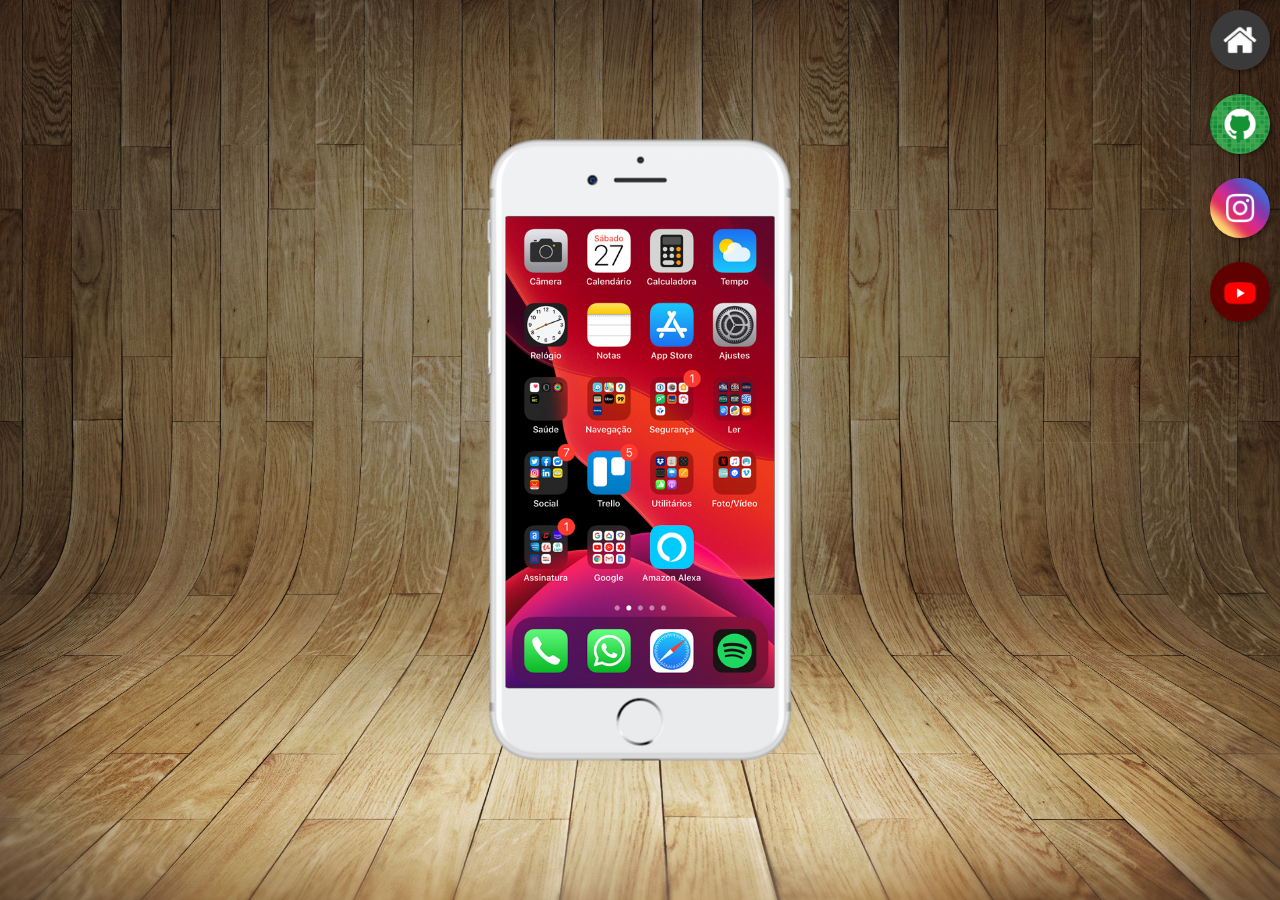
<file: index.html>
<!DOCTYPE html>
<html lang="pt-br">
<head>
    <meta charset="UTF-8">
    <meta name="viewport" content="width=device-width, initial-scale=1.0">
    <link rel="shortcut icon" href="favicon.ico" type="image/x-icon">
    <link rel="stylesheet" href="estilo/style.css">
    <title>Projeto Redes Sociais</title>
</head>
<body>
    <main>
        <section id="telefone">
            <iframe src="home.html" name="tela" id="tela" frameborder="0">
                Seu navegador não é compatível
            </iframe>
        </section>
        <section id="redes-sociais">
            <a href="home.html" target="tela"><img src="imagens/logo-home.jpg" alt="Home"></a><br>
            <a href="github.html" target="tela"><img src="imagens/logo-github.jpg" alt="GitHub"></a><br>
            <a href="instagram.html" target="tela"><img src="imagens/logo-instagram.jpg" alt="Facebook"></a><br>
            <a href="youtube.html" target="tela"><img src="imagens/logo-youtube.jpg" alt="Youtube"></a>
        </section>
    </main>
</body>
</html>
</file>
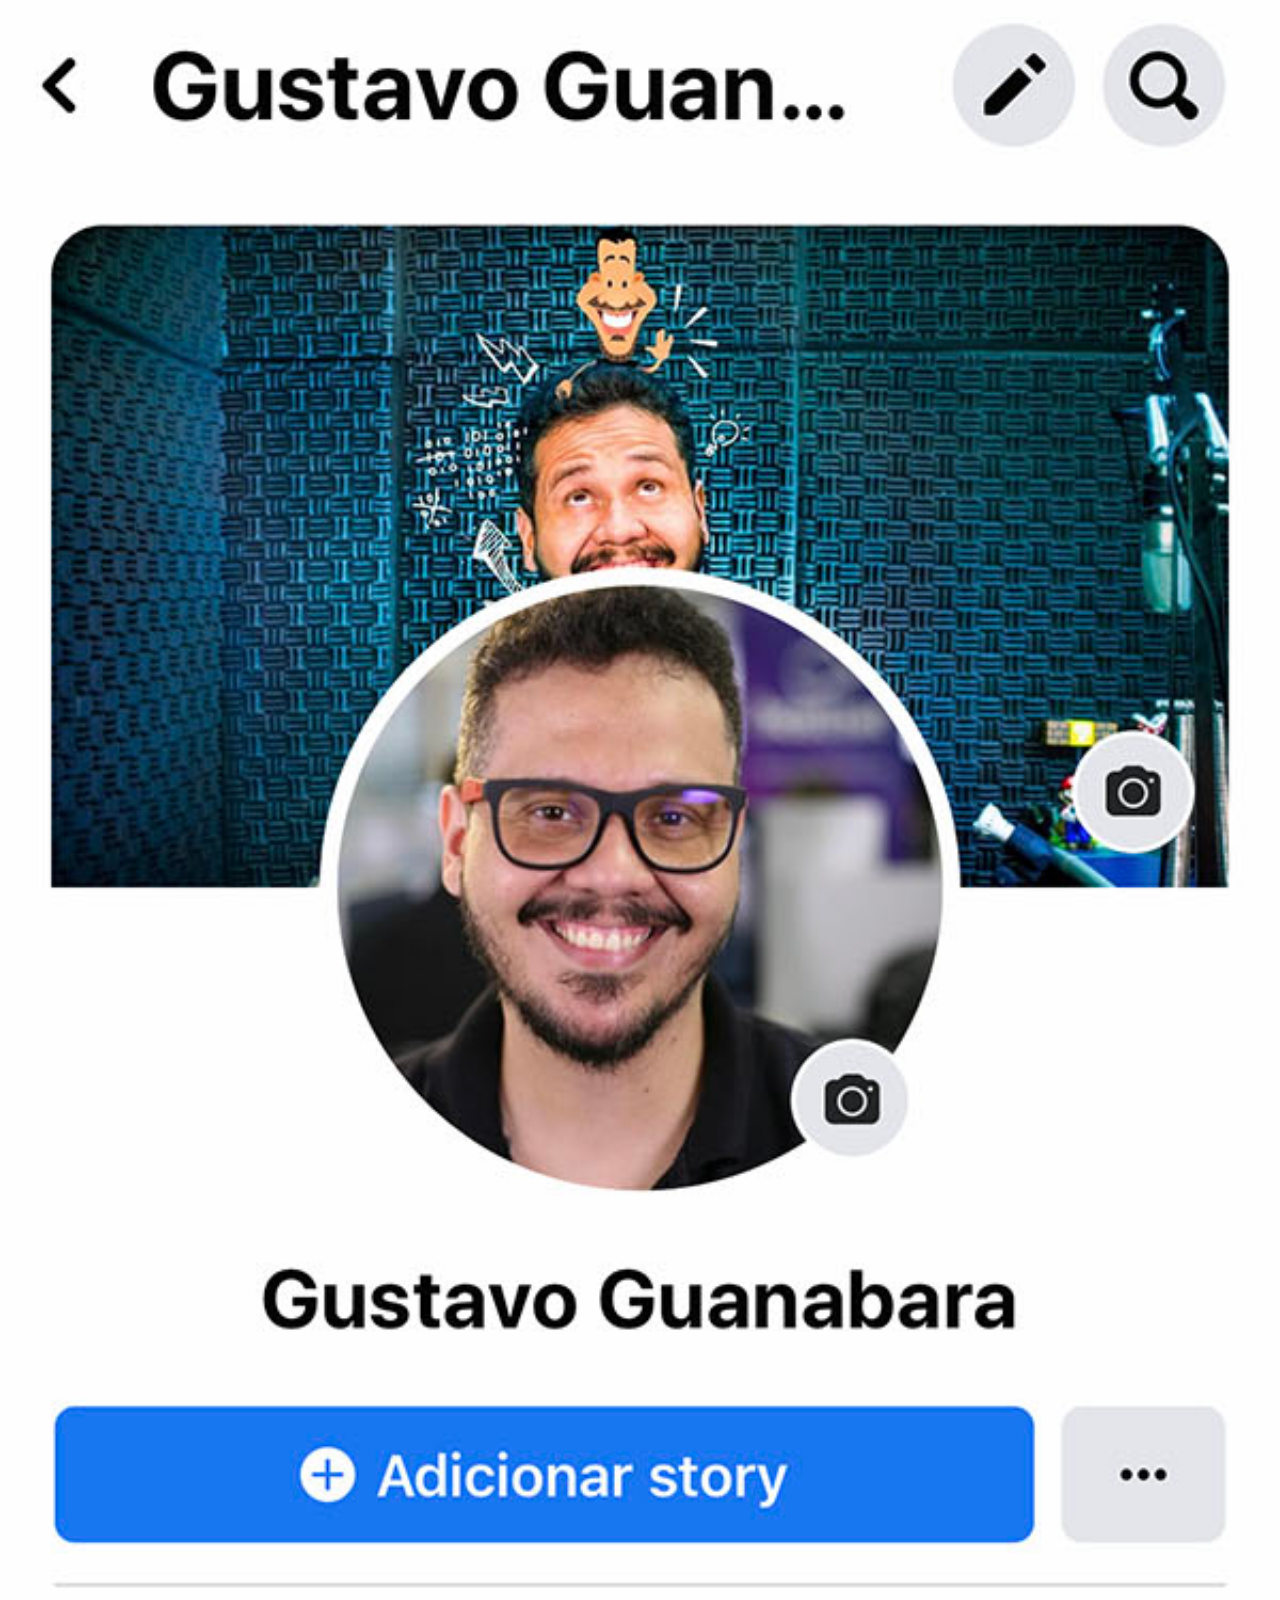
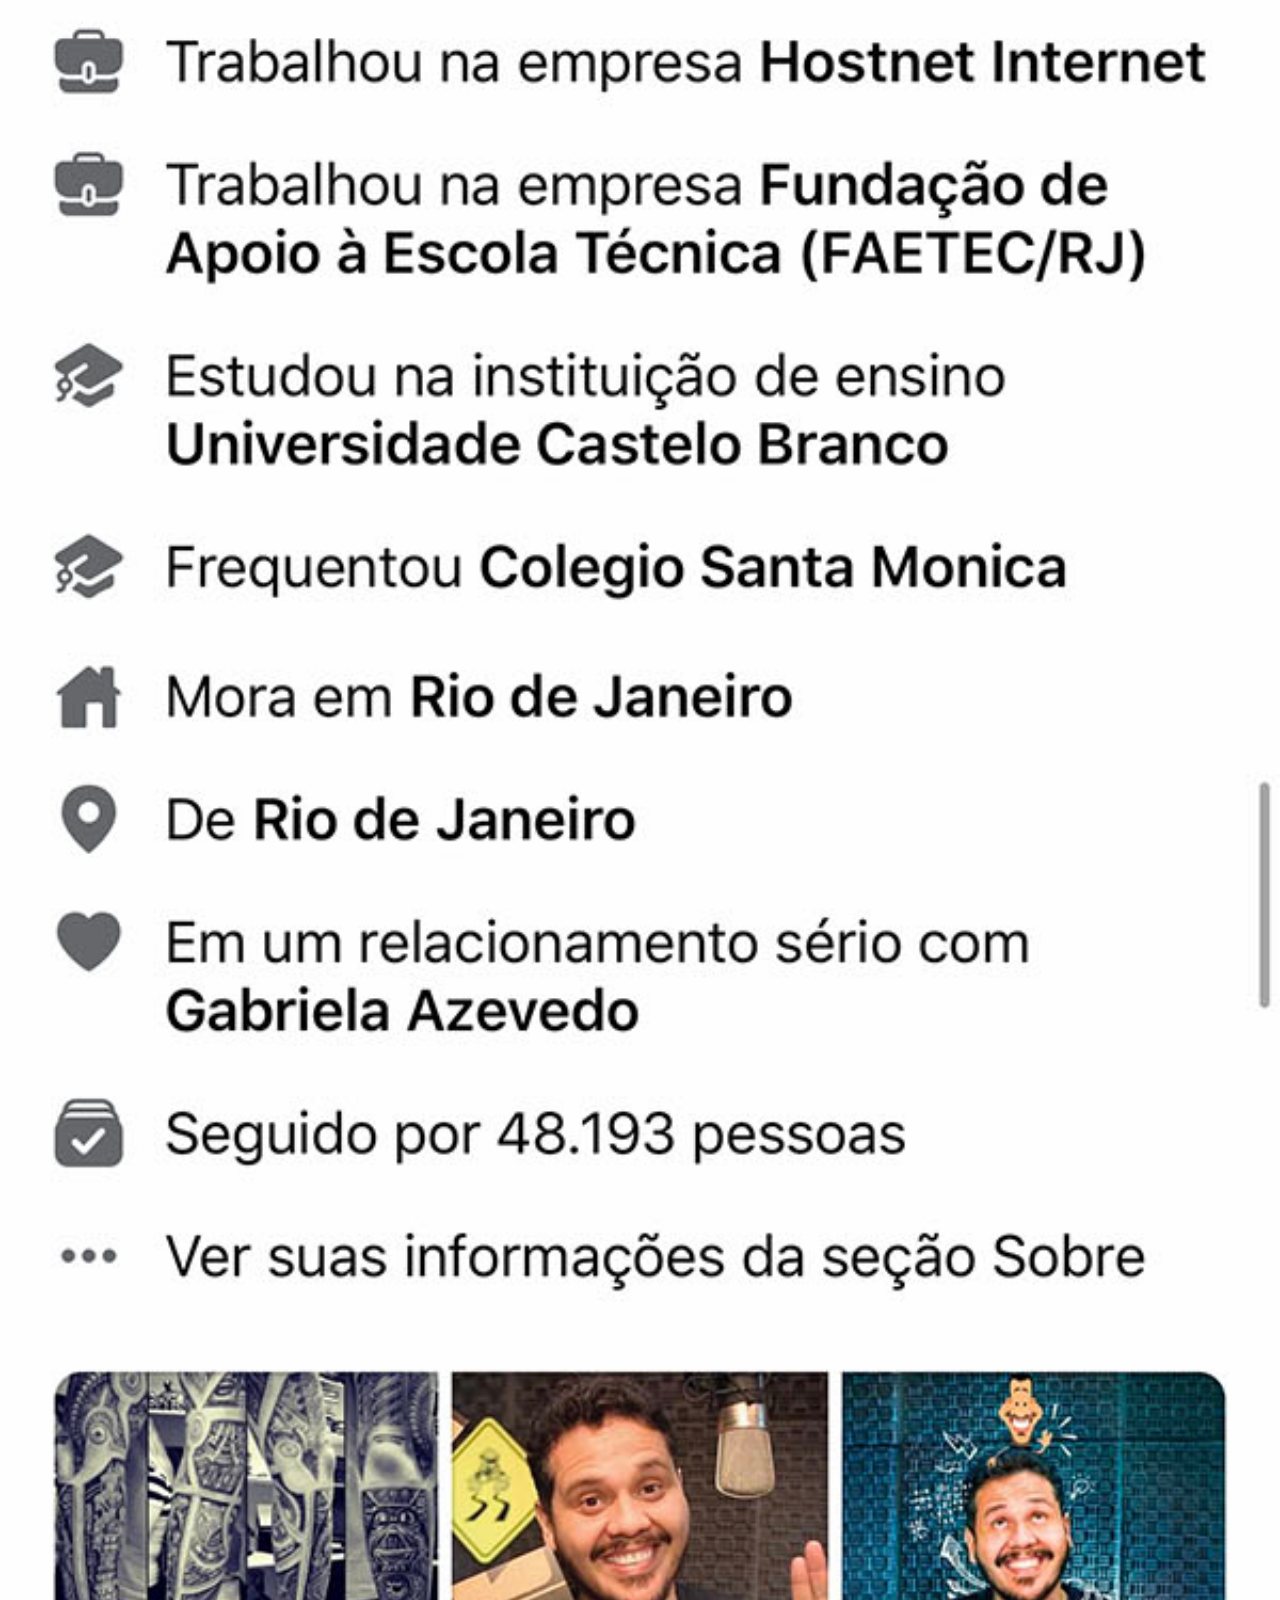
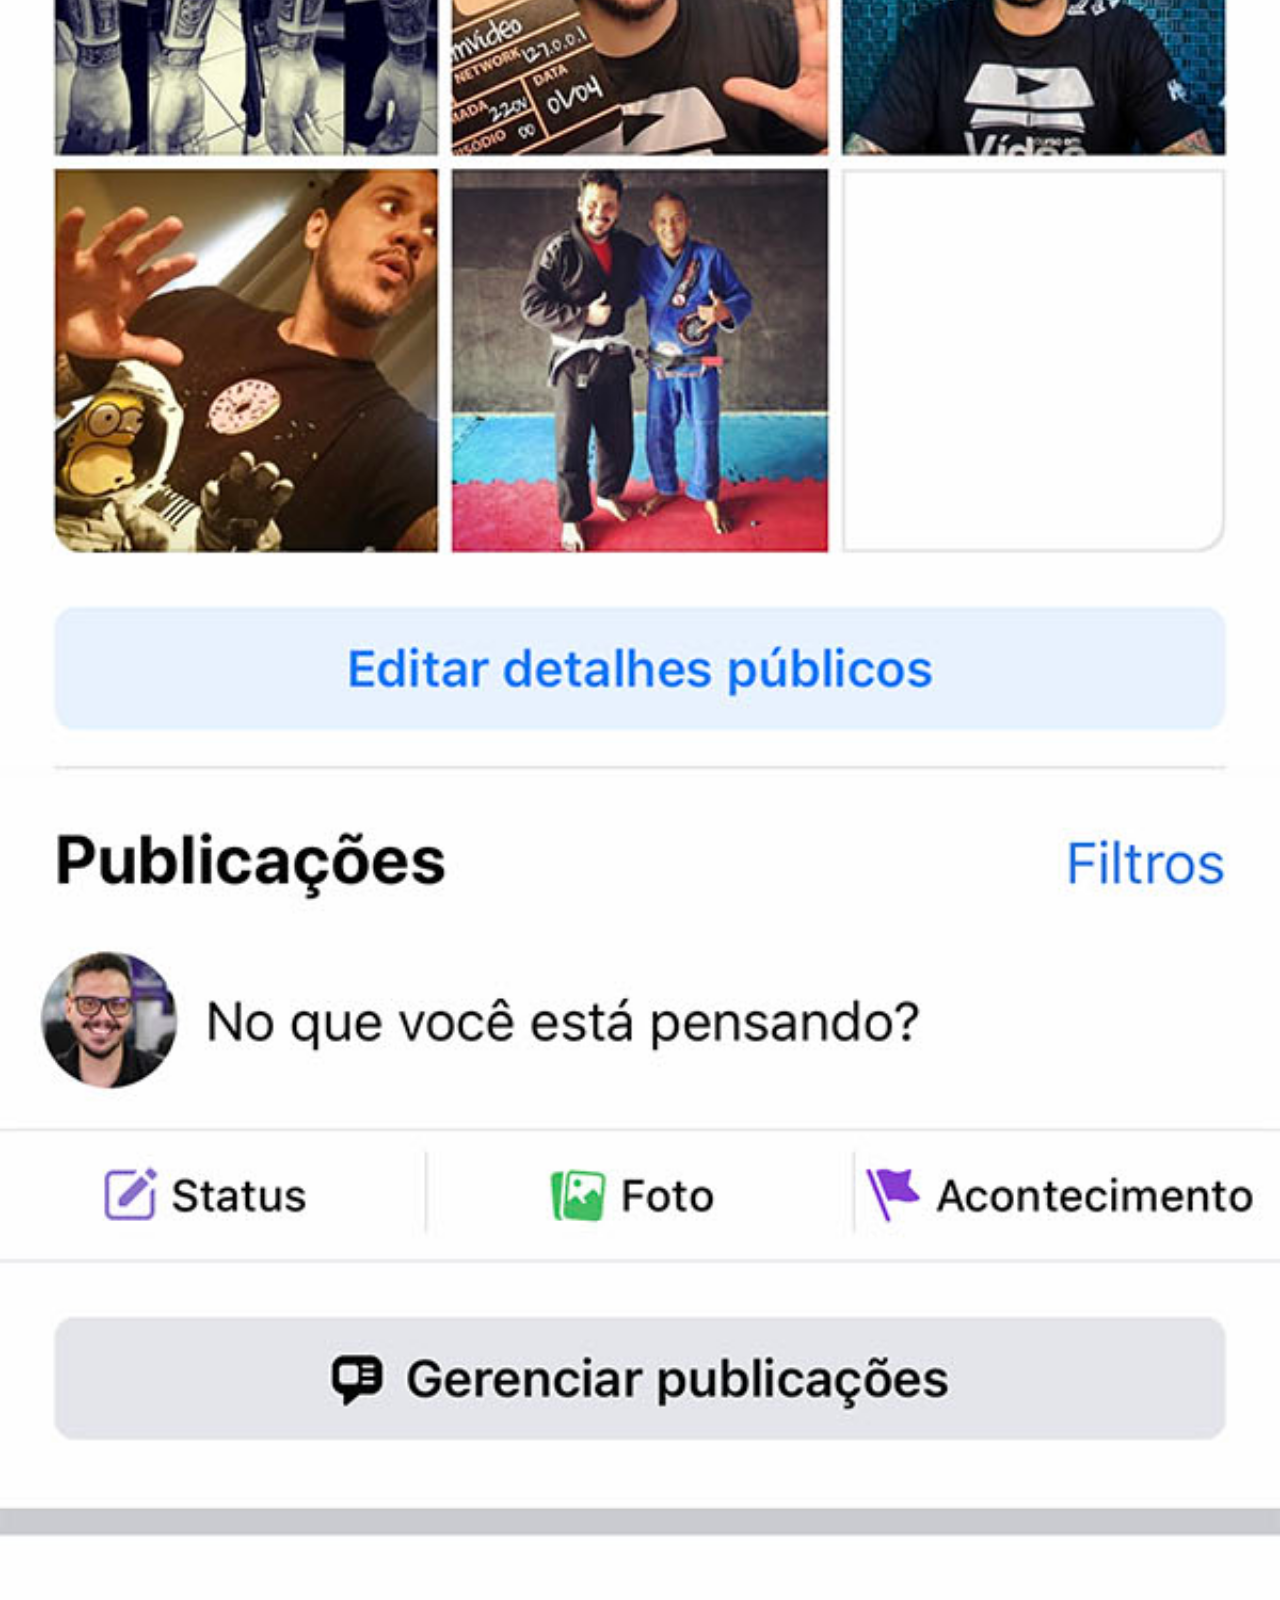
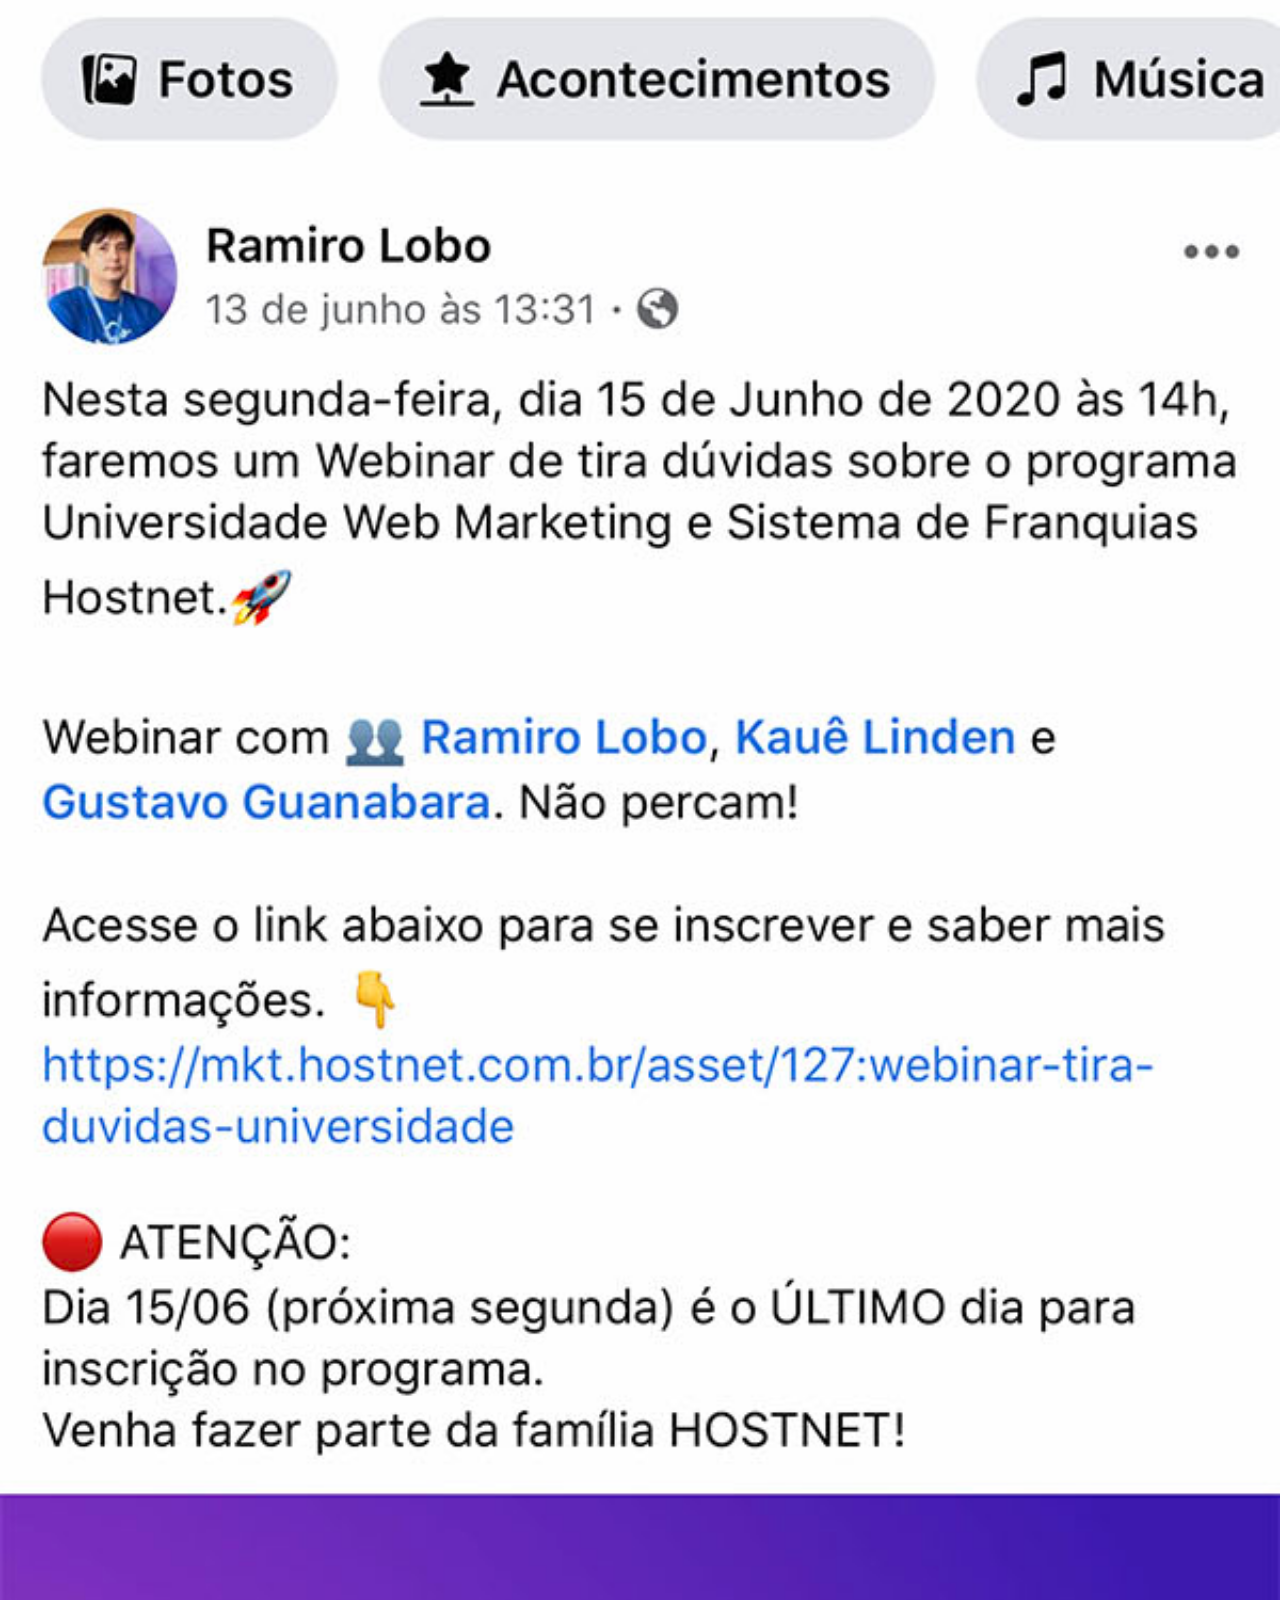
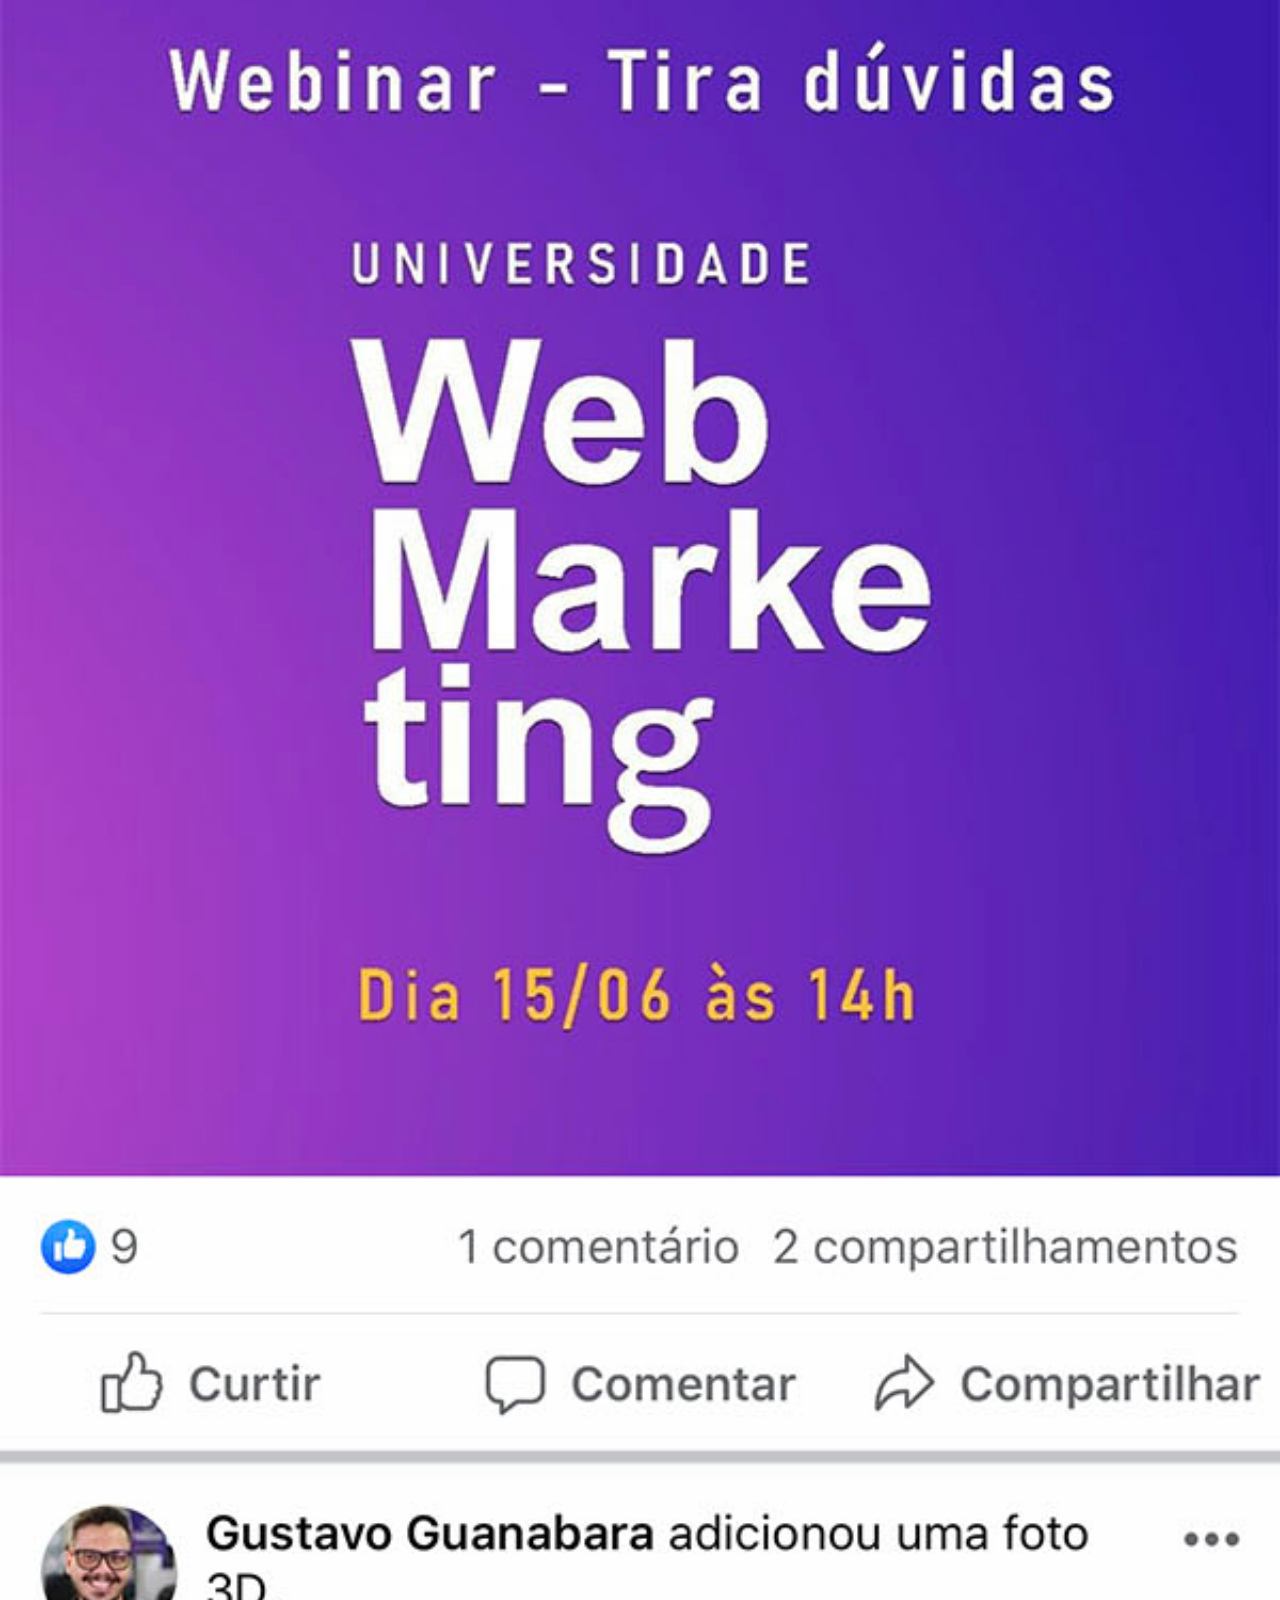
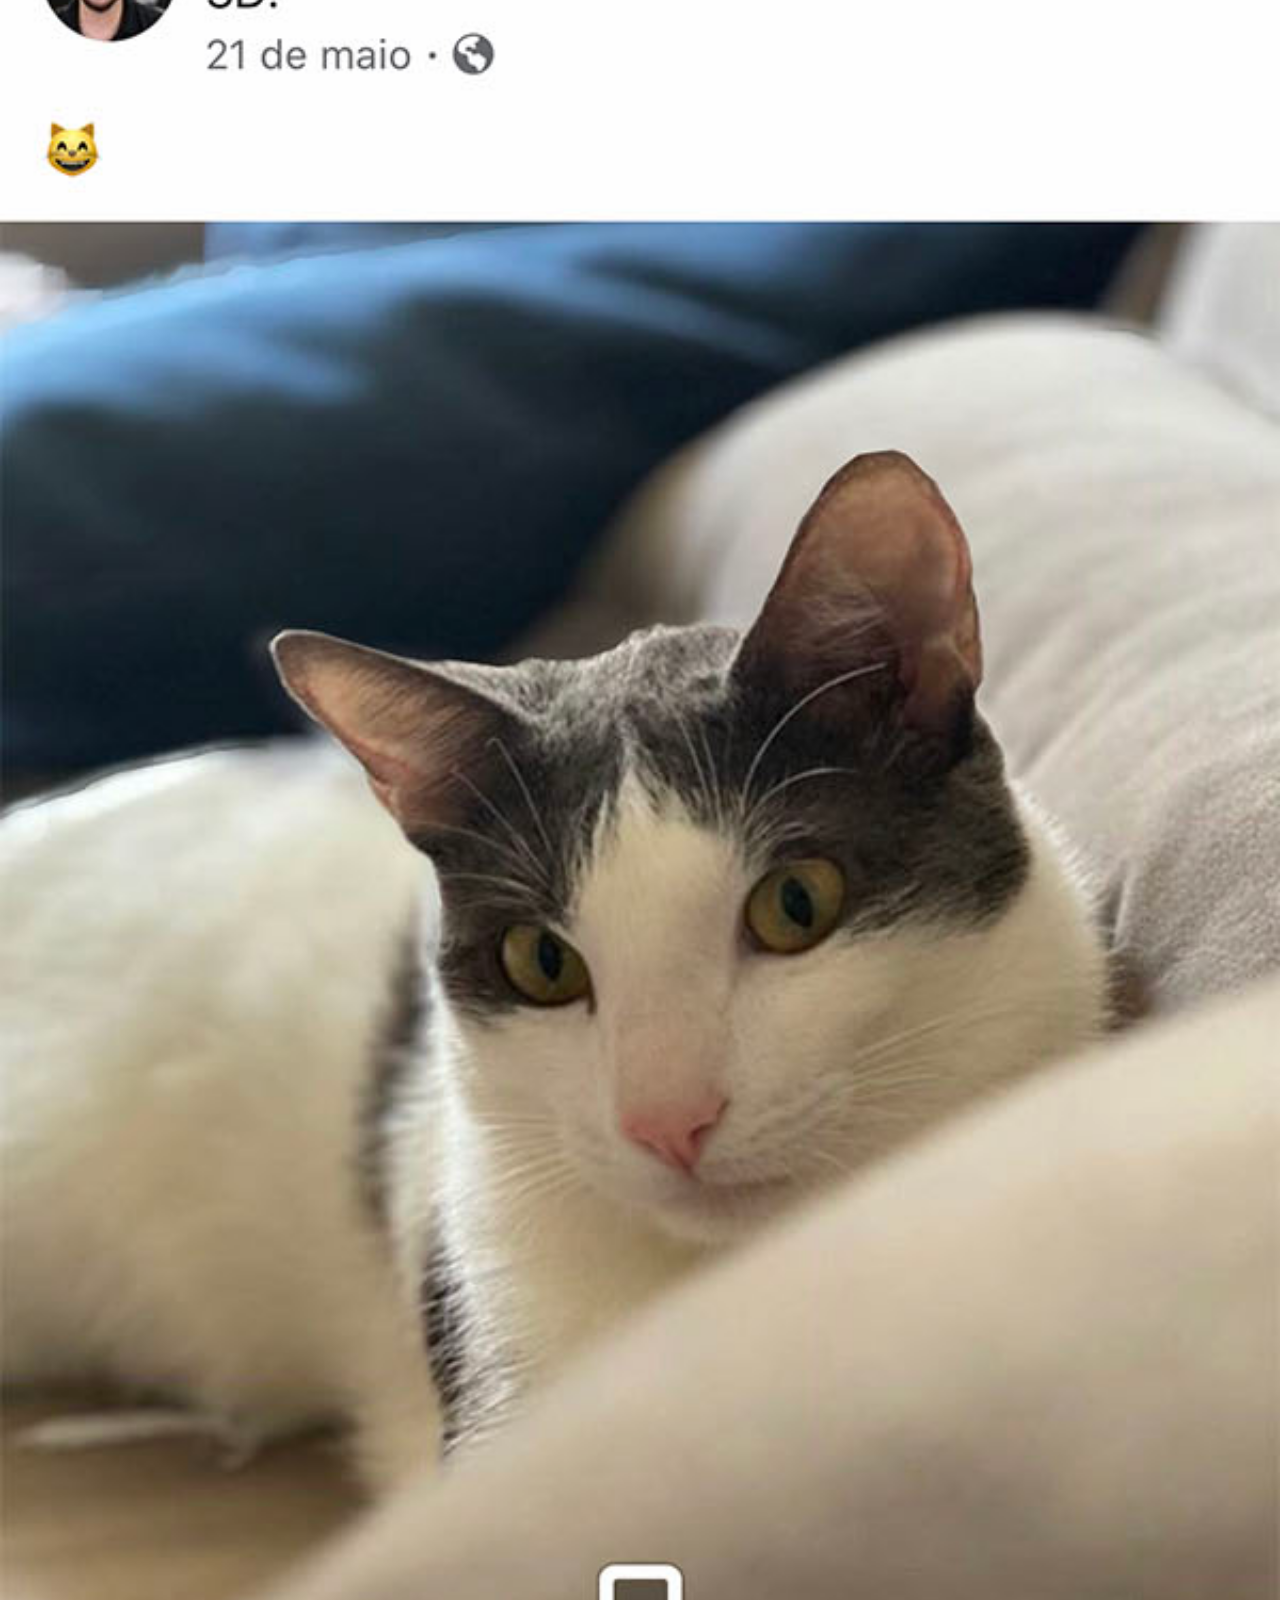
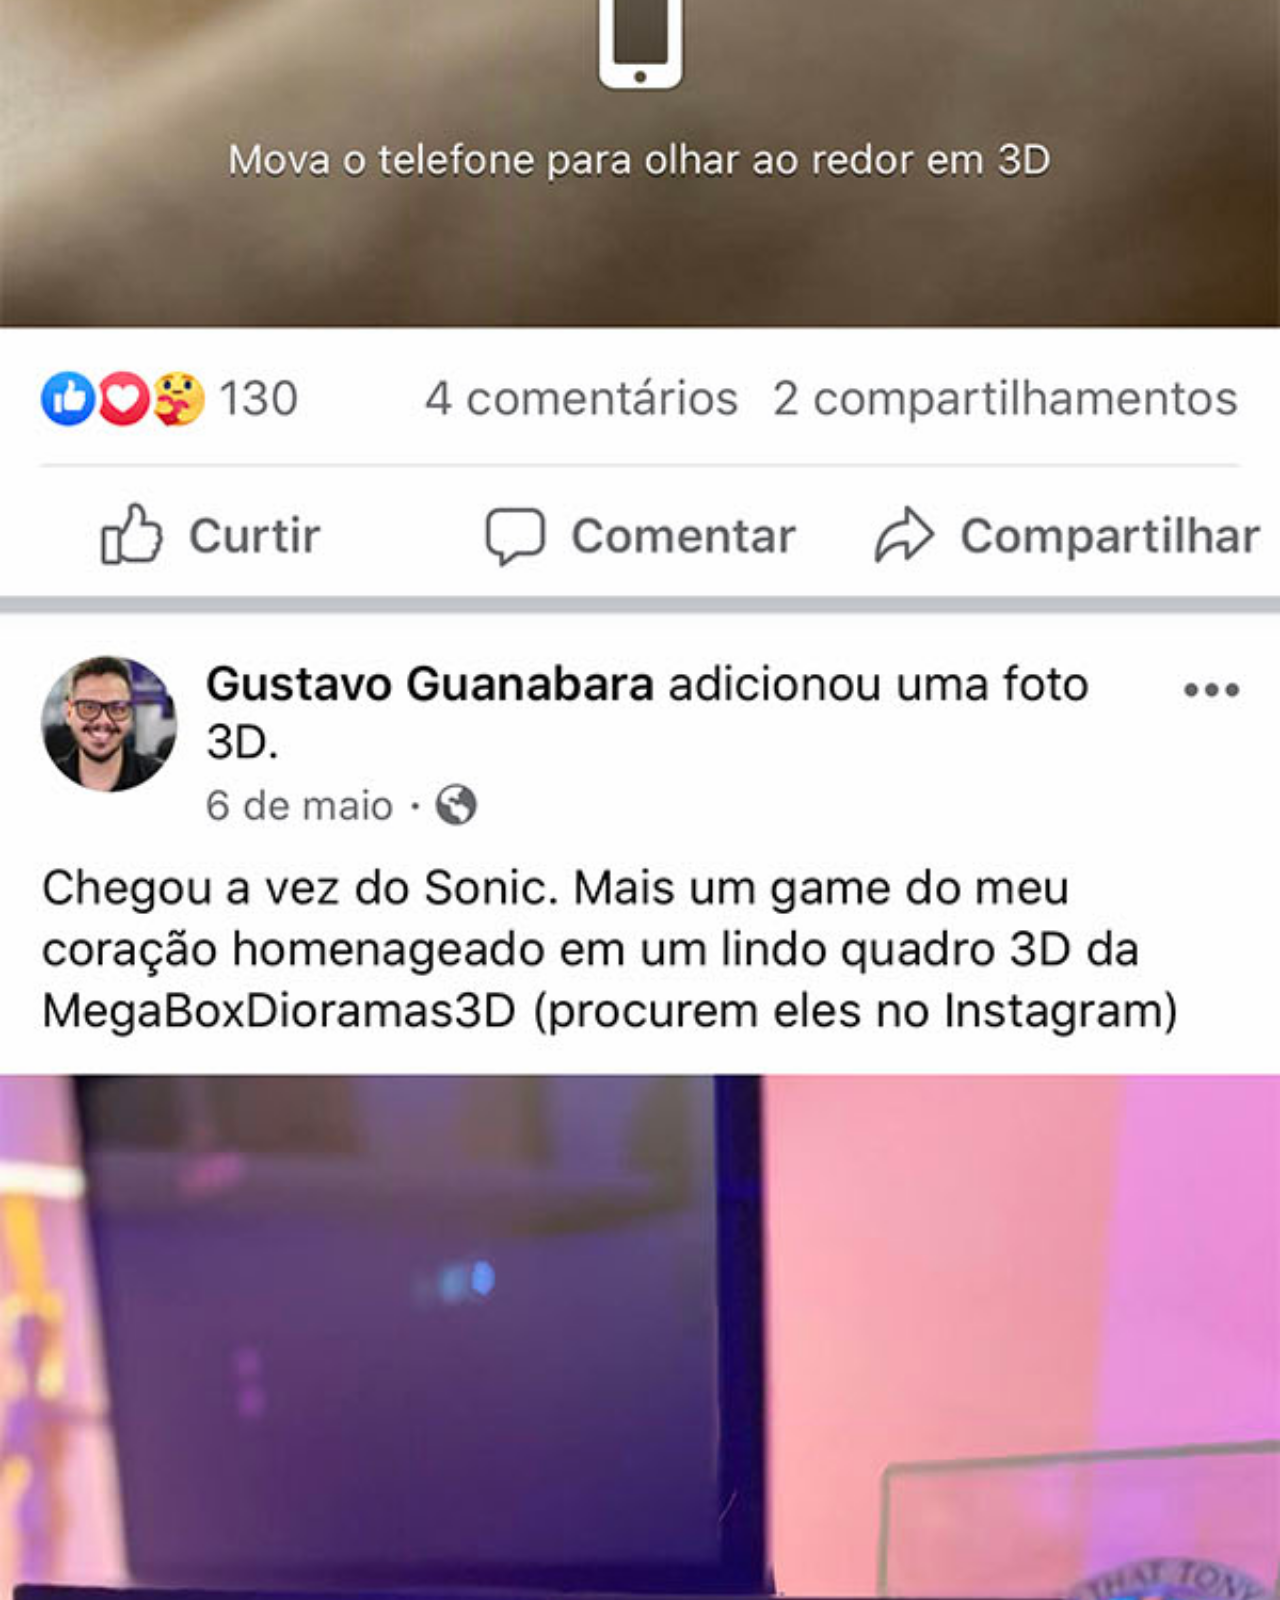
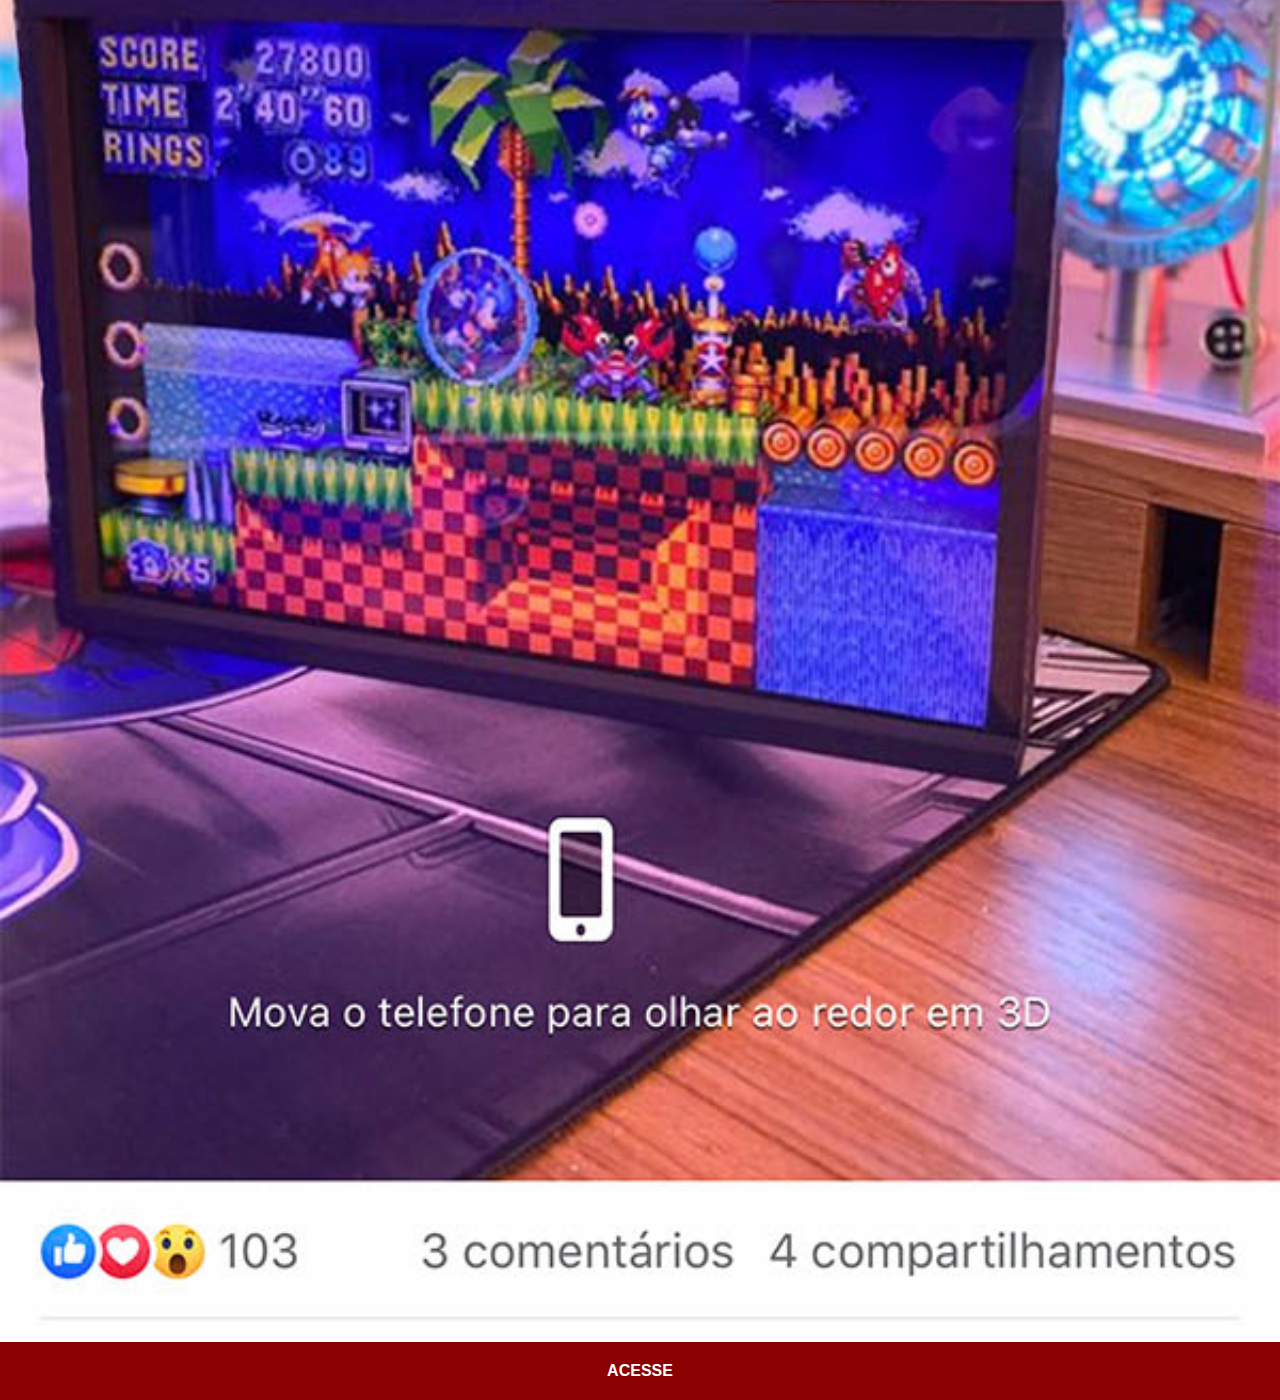
<file: facebook.html>
<!DOCTYPE html>
<html lang="pt-br">
<head>
    <meta charset="UTF-8">
    <meta name="viewport" content="width=device-width, initial-scale=1.0">
    <title>Facebook</title>
    <link rel="stylesheet" href="estilo/social.css">
</head>
<body>
    <img src="imagens/tela-facebook.jpg" alt="Facebook">
    <a href="https://www.facebook.com/cesarzomer" target="_blank">ACESSE</a>
</body>
</html>
</file>
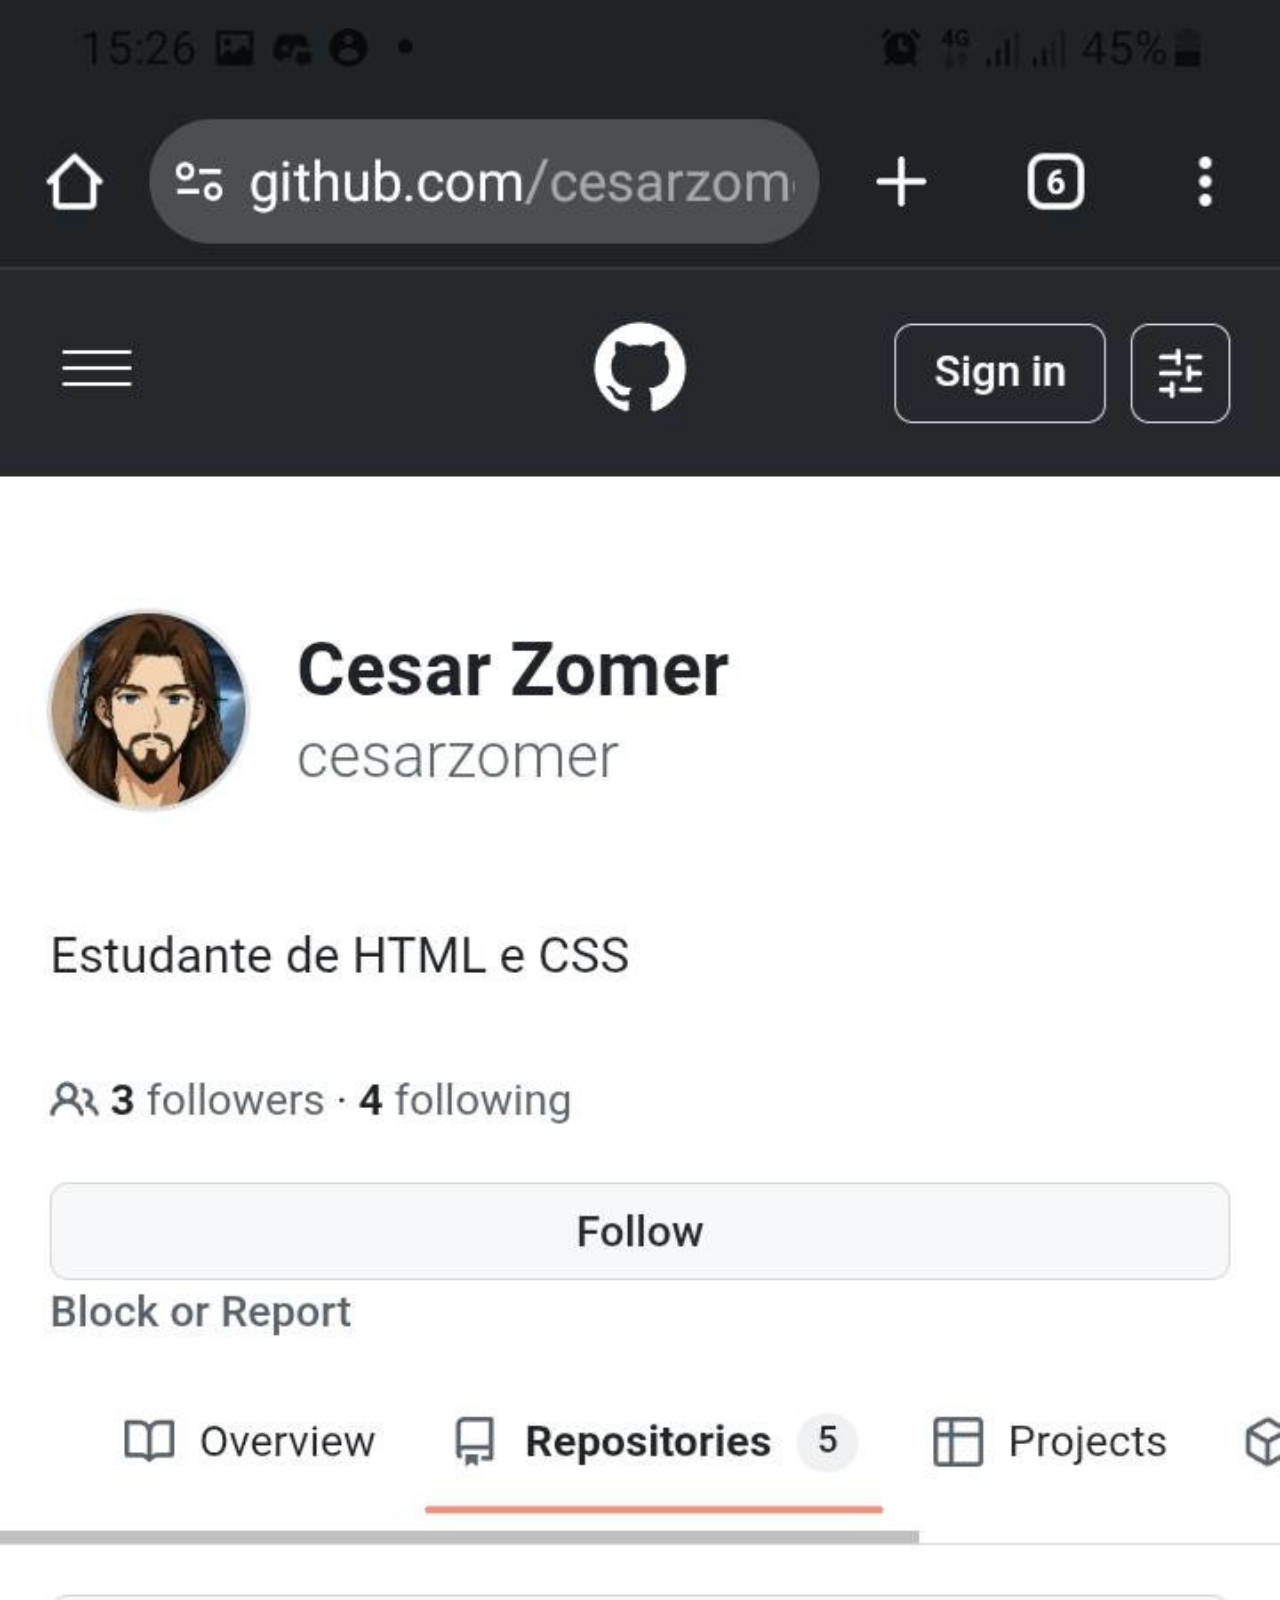
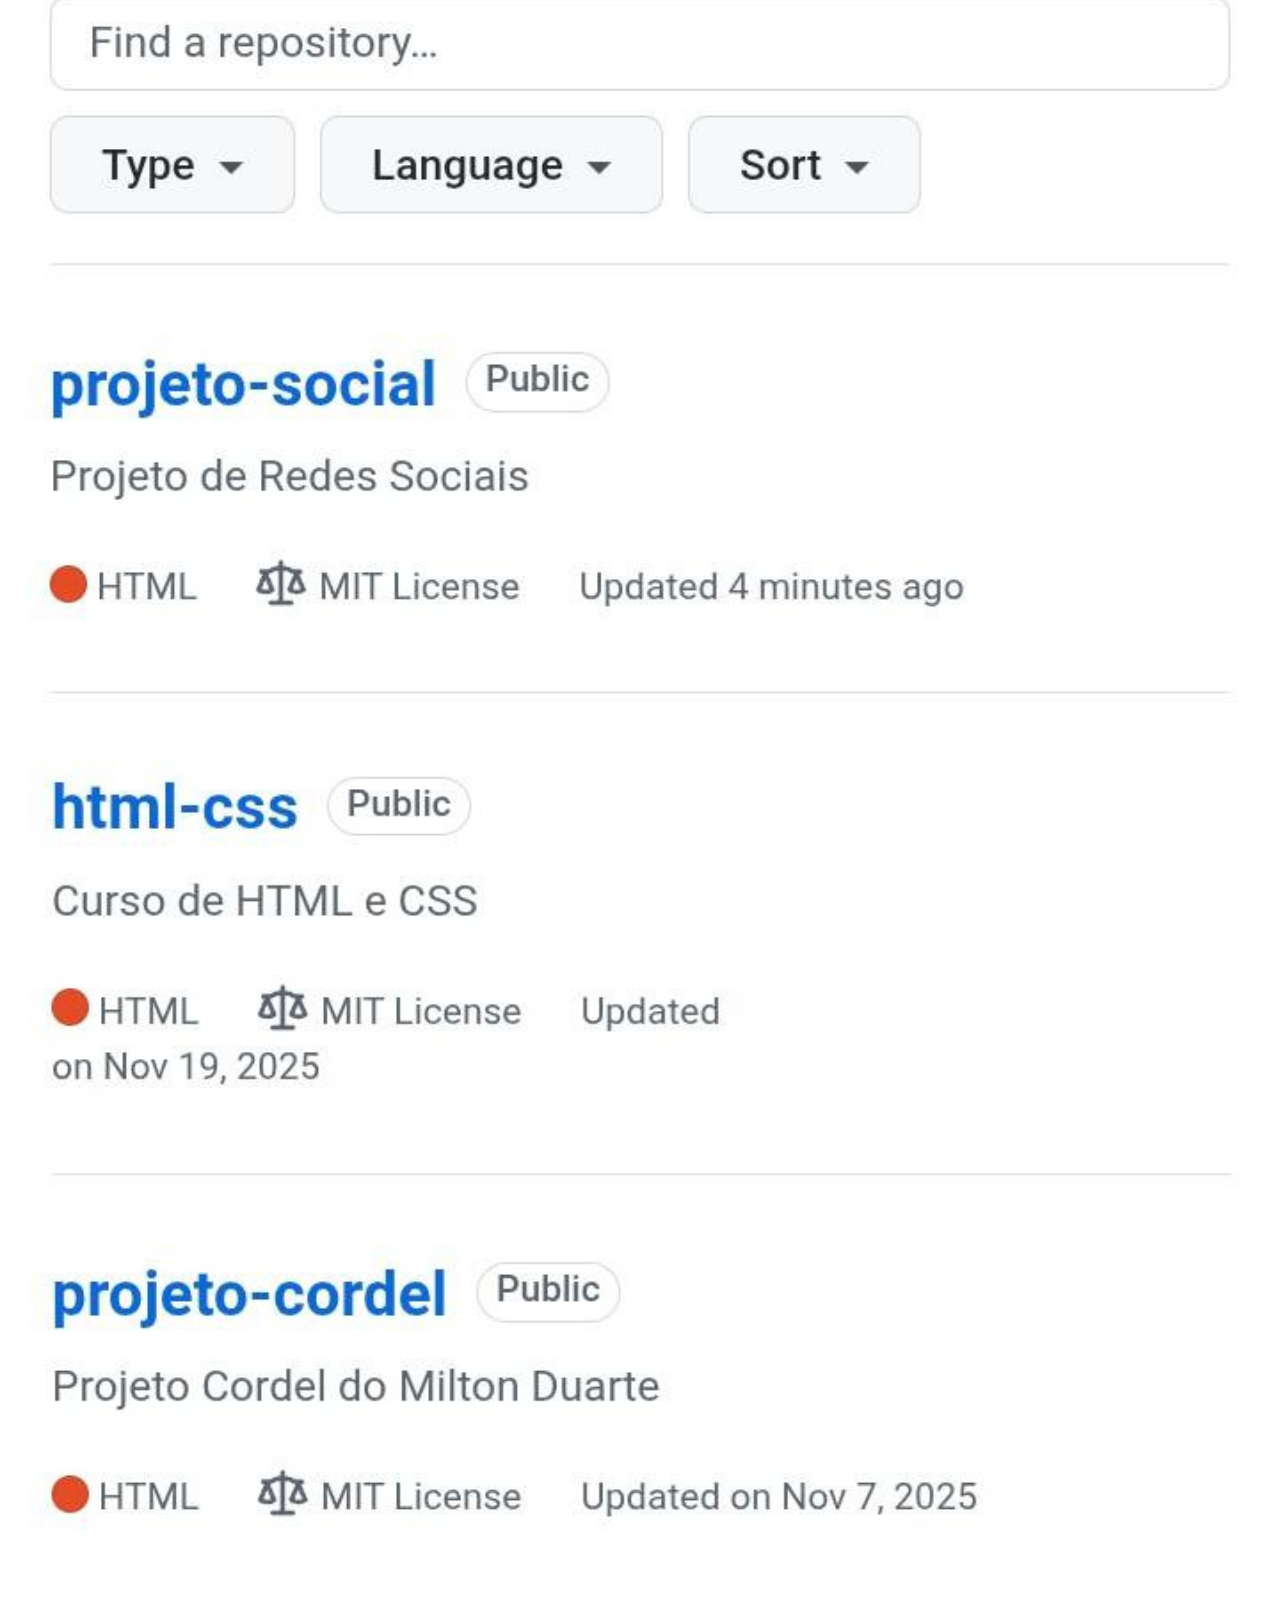
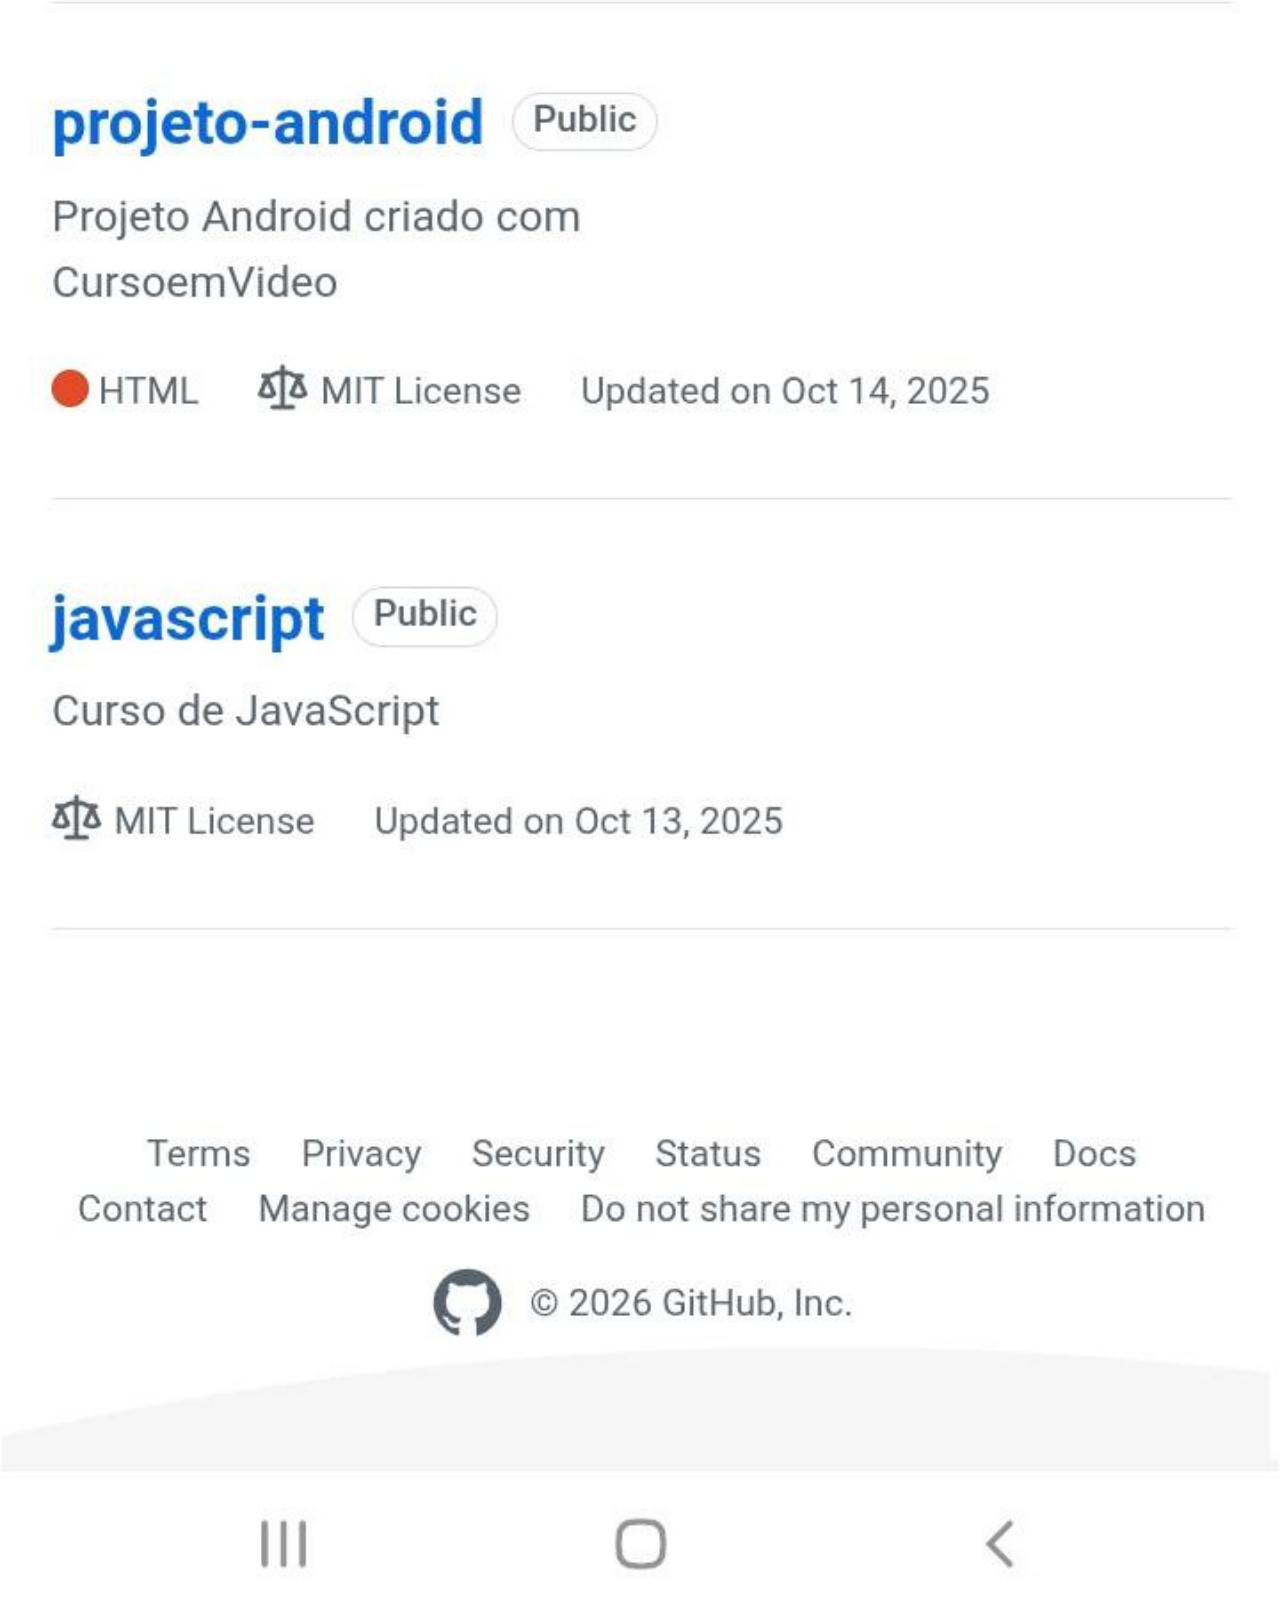
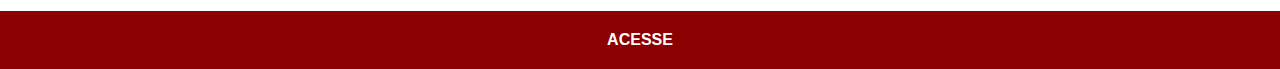
<file: github.html>
<!DOCTYPE html>
<html lang="pt-br">
<head>
    <meta charset="UTF-8">
    <meta name="viewport" content="width=device-width, initial-scale=1.0">
    <title>Github</title>
    <link rel="stylesheet" href="estilo/social.css">
</head>
<body>
    <img src="imagens/tela-cesar-github.jpg" alt="GitHub">
    <a href="https://github.com/cesarzomer" target="_blank">ACESSE</a>
</body>
</html>
</file>
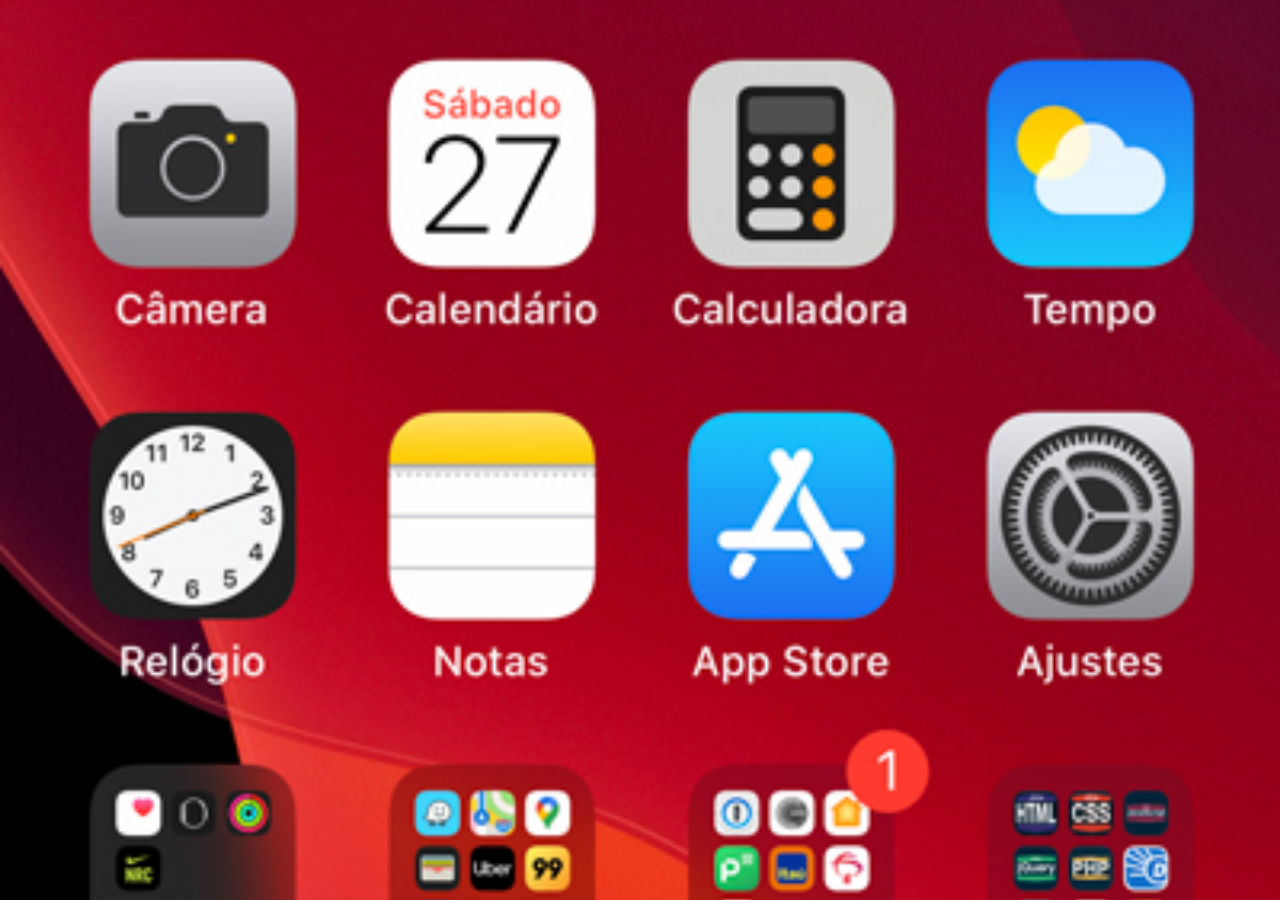
<file: home.html>
<!DOCTYPE html>
<html lang="pt-br">
<head>
    <meta charset="UTF-8">
    <meta name="viewport" content="width=device-width, initial-scale=1.0">
    <title>Home</title>
</head>
<style>
    * {
        margin: 0px;
        padding: 0px;
    }

    body {
        width: 100vw;
        height: 100vh;
        background: black url(imagens/tela-home.jpg) no-repeat top center;
        background-size: cover;
    }
</style>
<body>
    
</body>
</html>
</file>
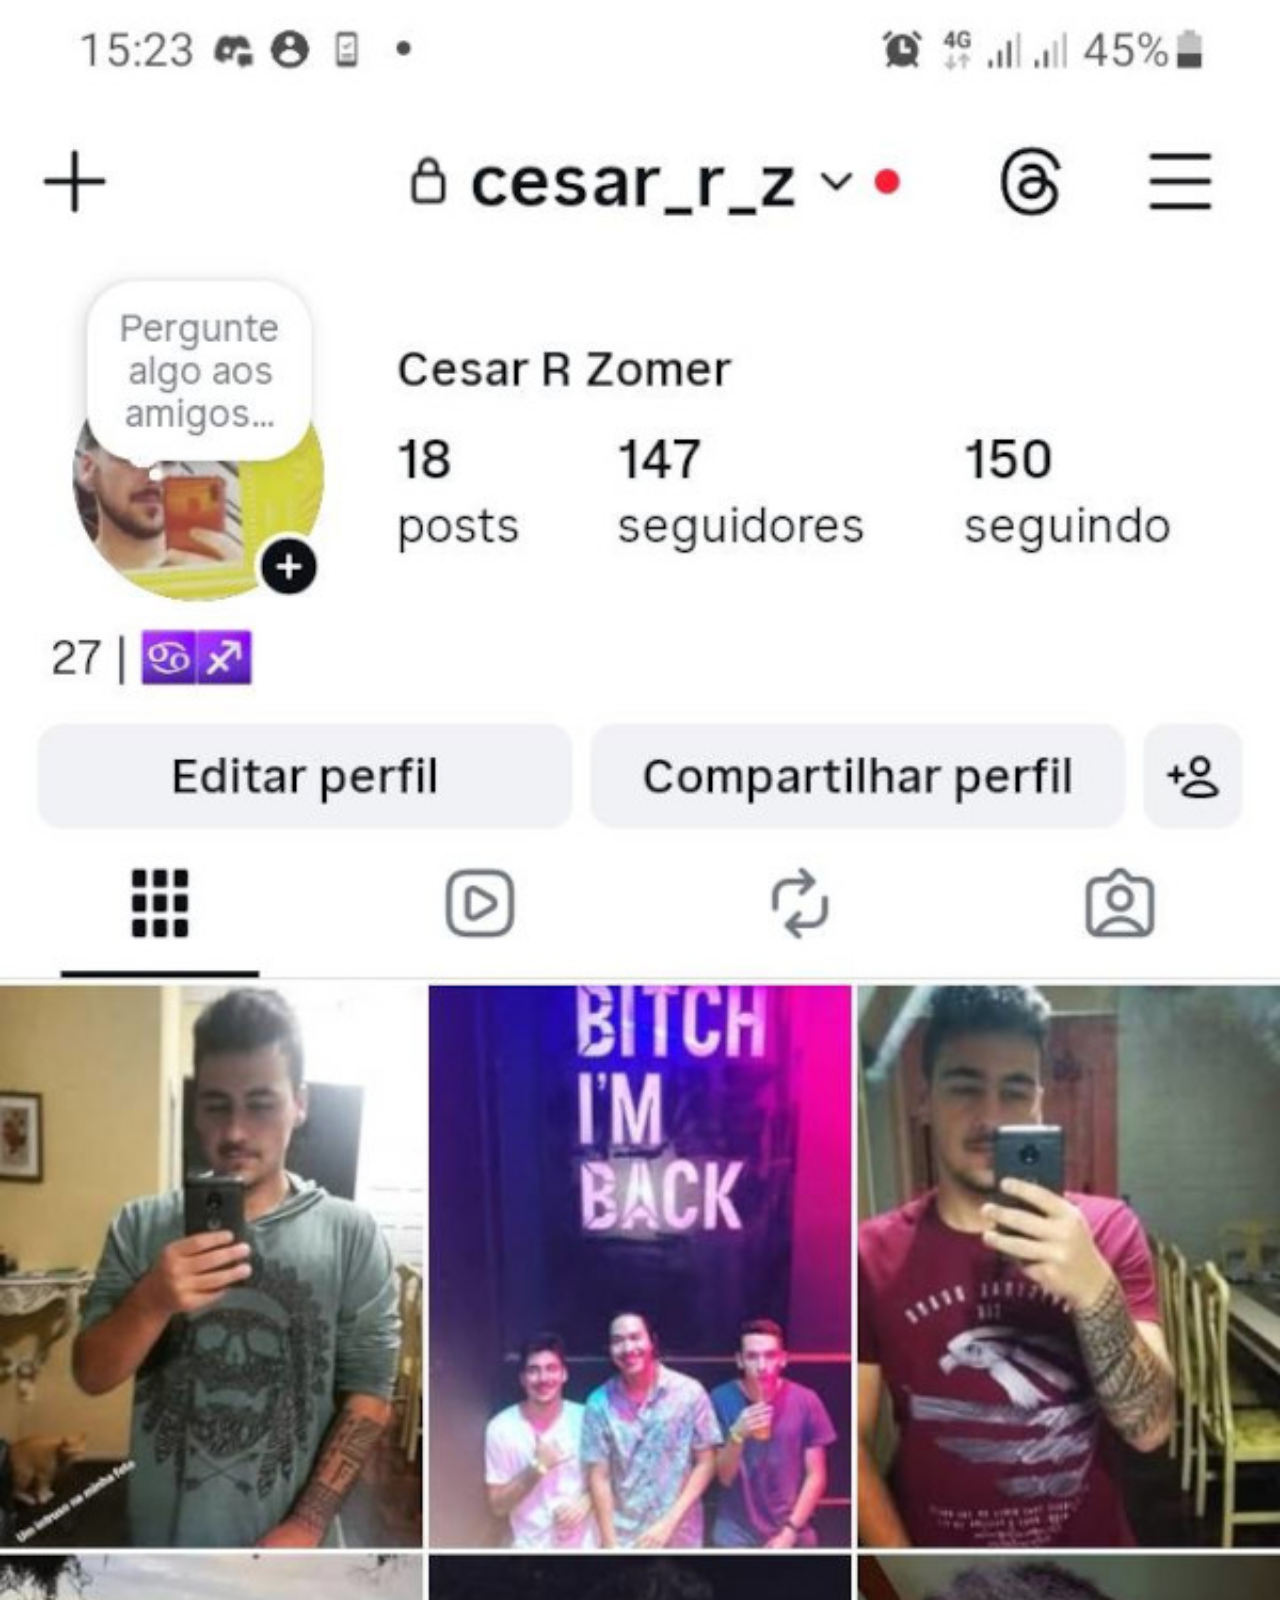
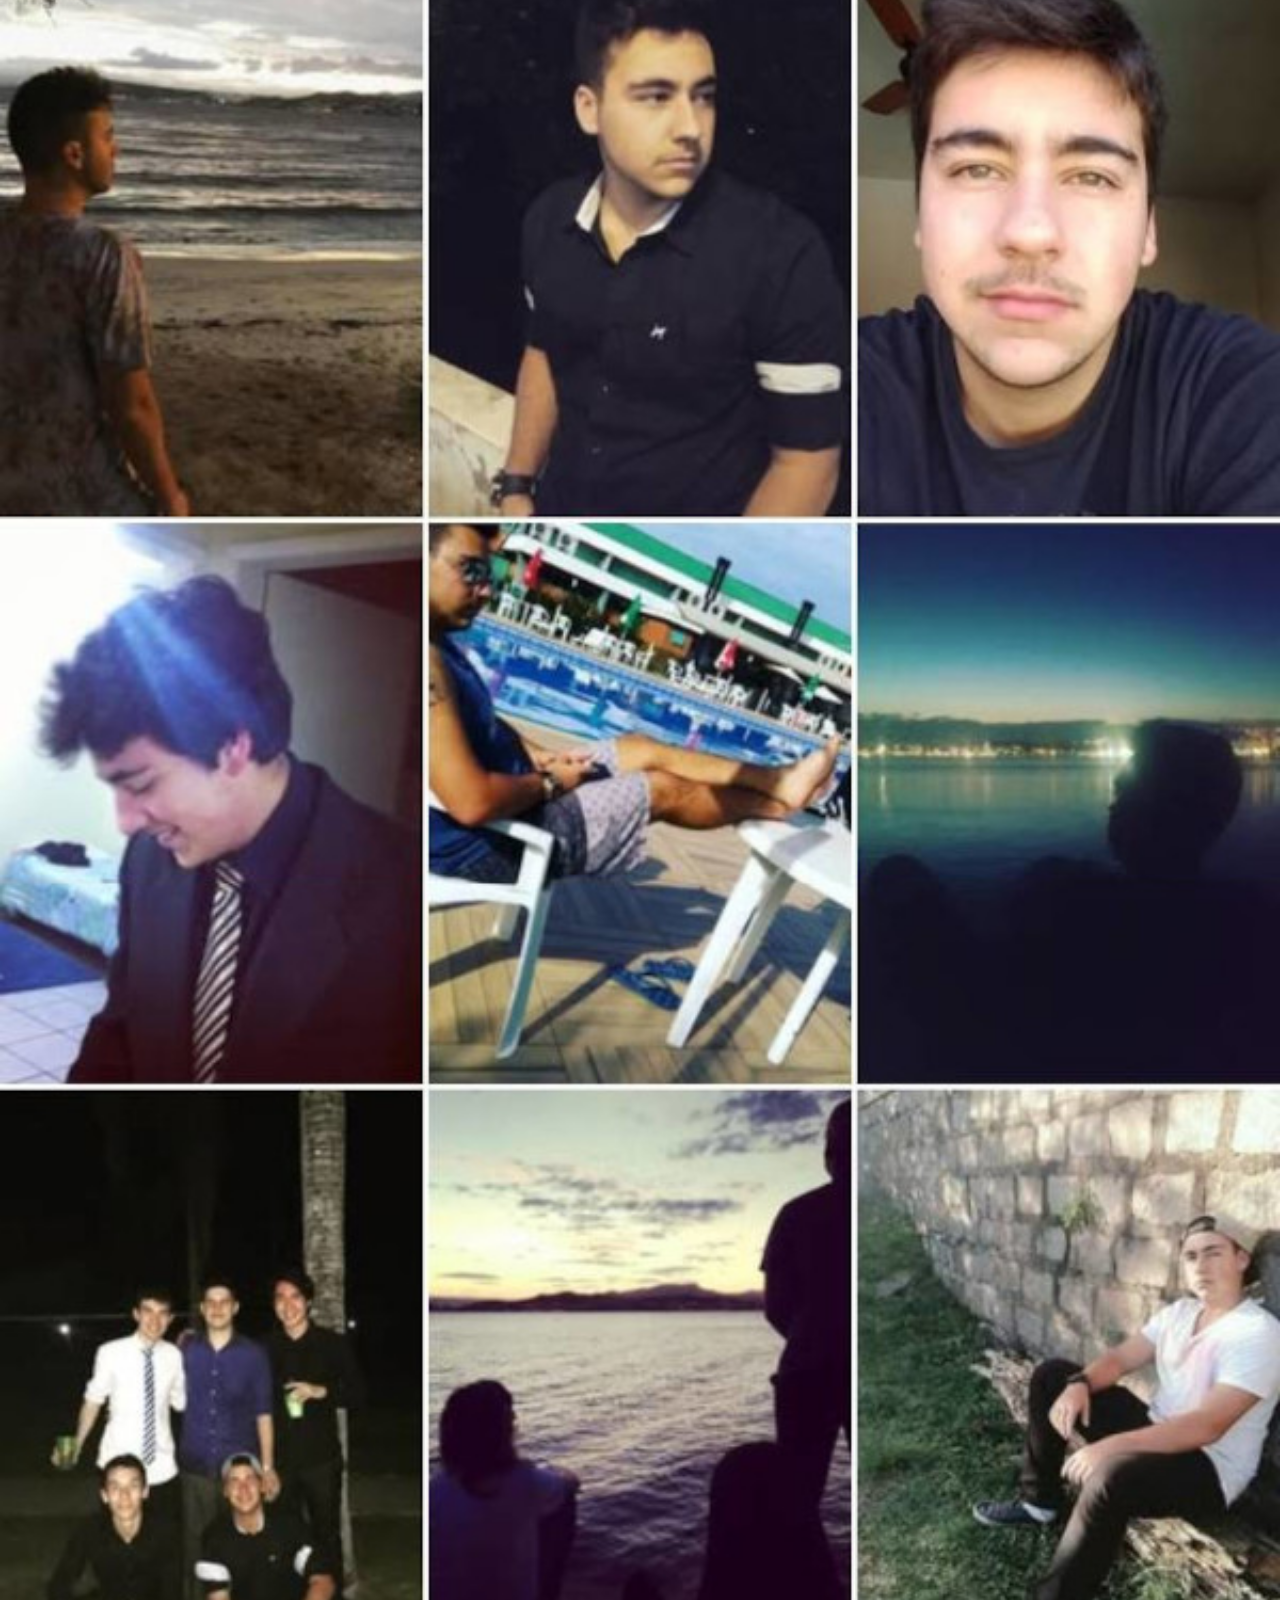
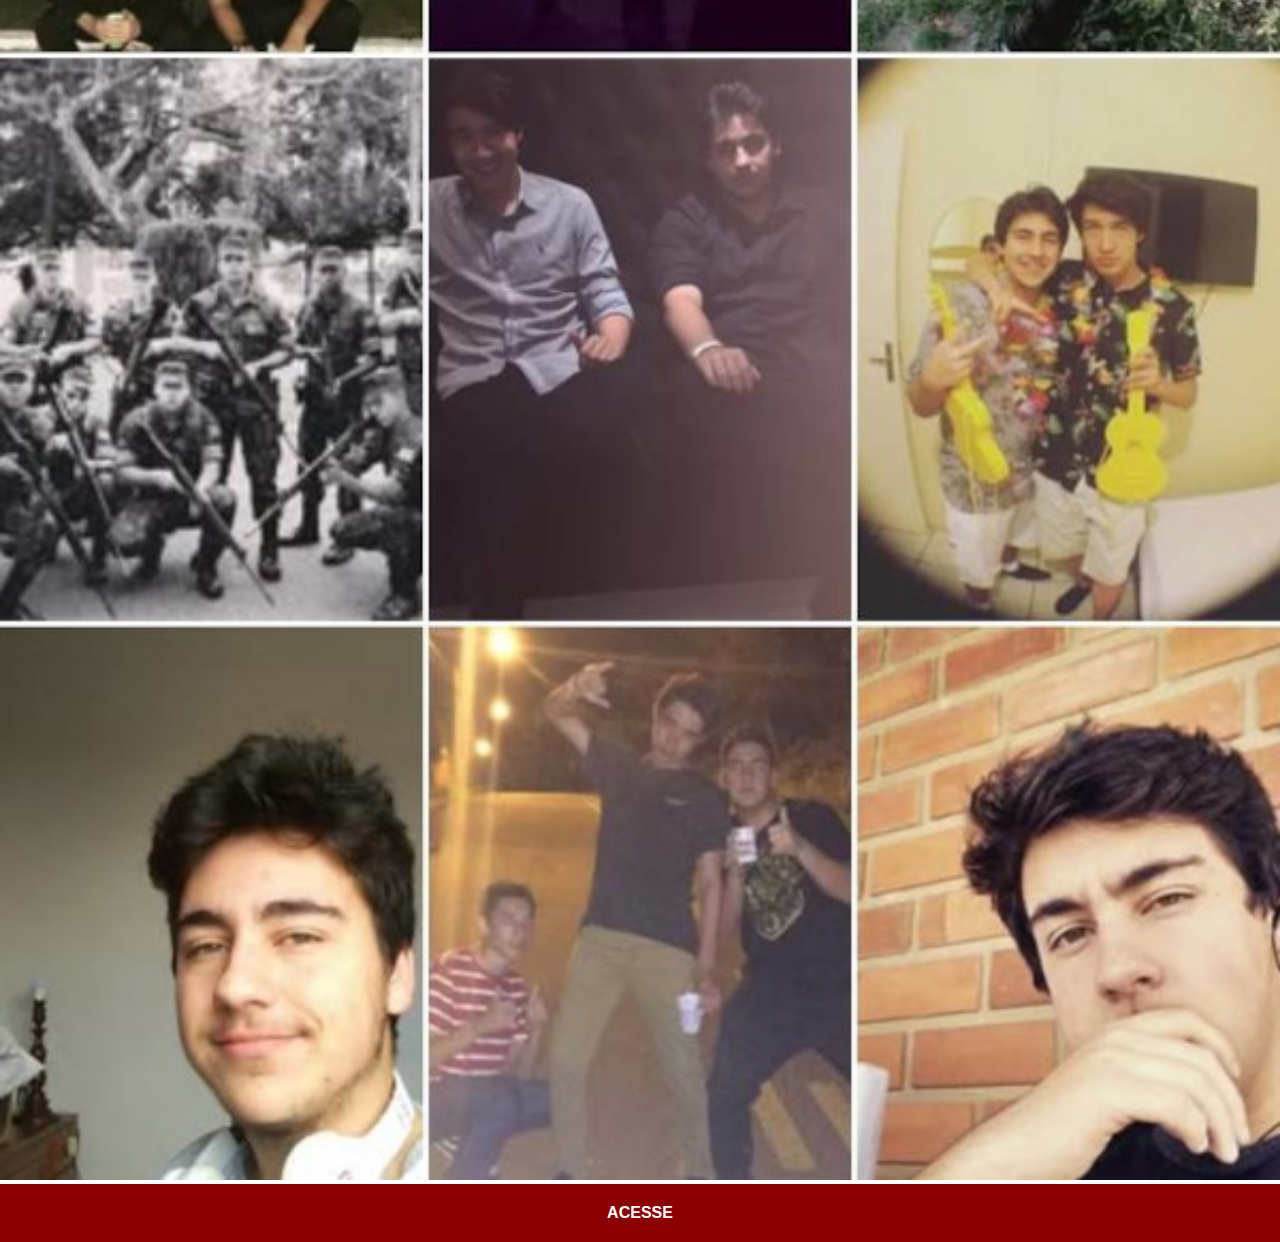
<file: instagram.html>
<!DOCTYPE html>
<html lang="pt-br">
<head>
    <meta charset="UTF-8">
    <meta name="viewport" content="width=device-width, initial-scale=1.0">
    <title>Facebook</title>
    <link rel="stylesheet" href="estilo/social.css">
</head>
<body>
    <img src="imagens/tela-cesar-instagram.jpg" alt="Facebook">
    <a href="https://www.instagram.com/cesar_r_z/" target="_blank">ACESSE</a>
</body>
</html>
</file>
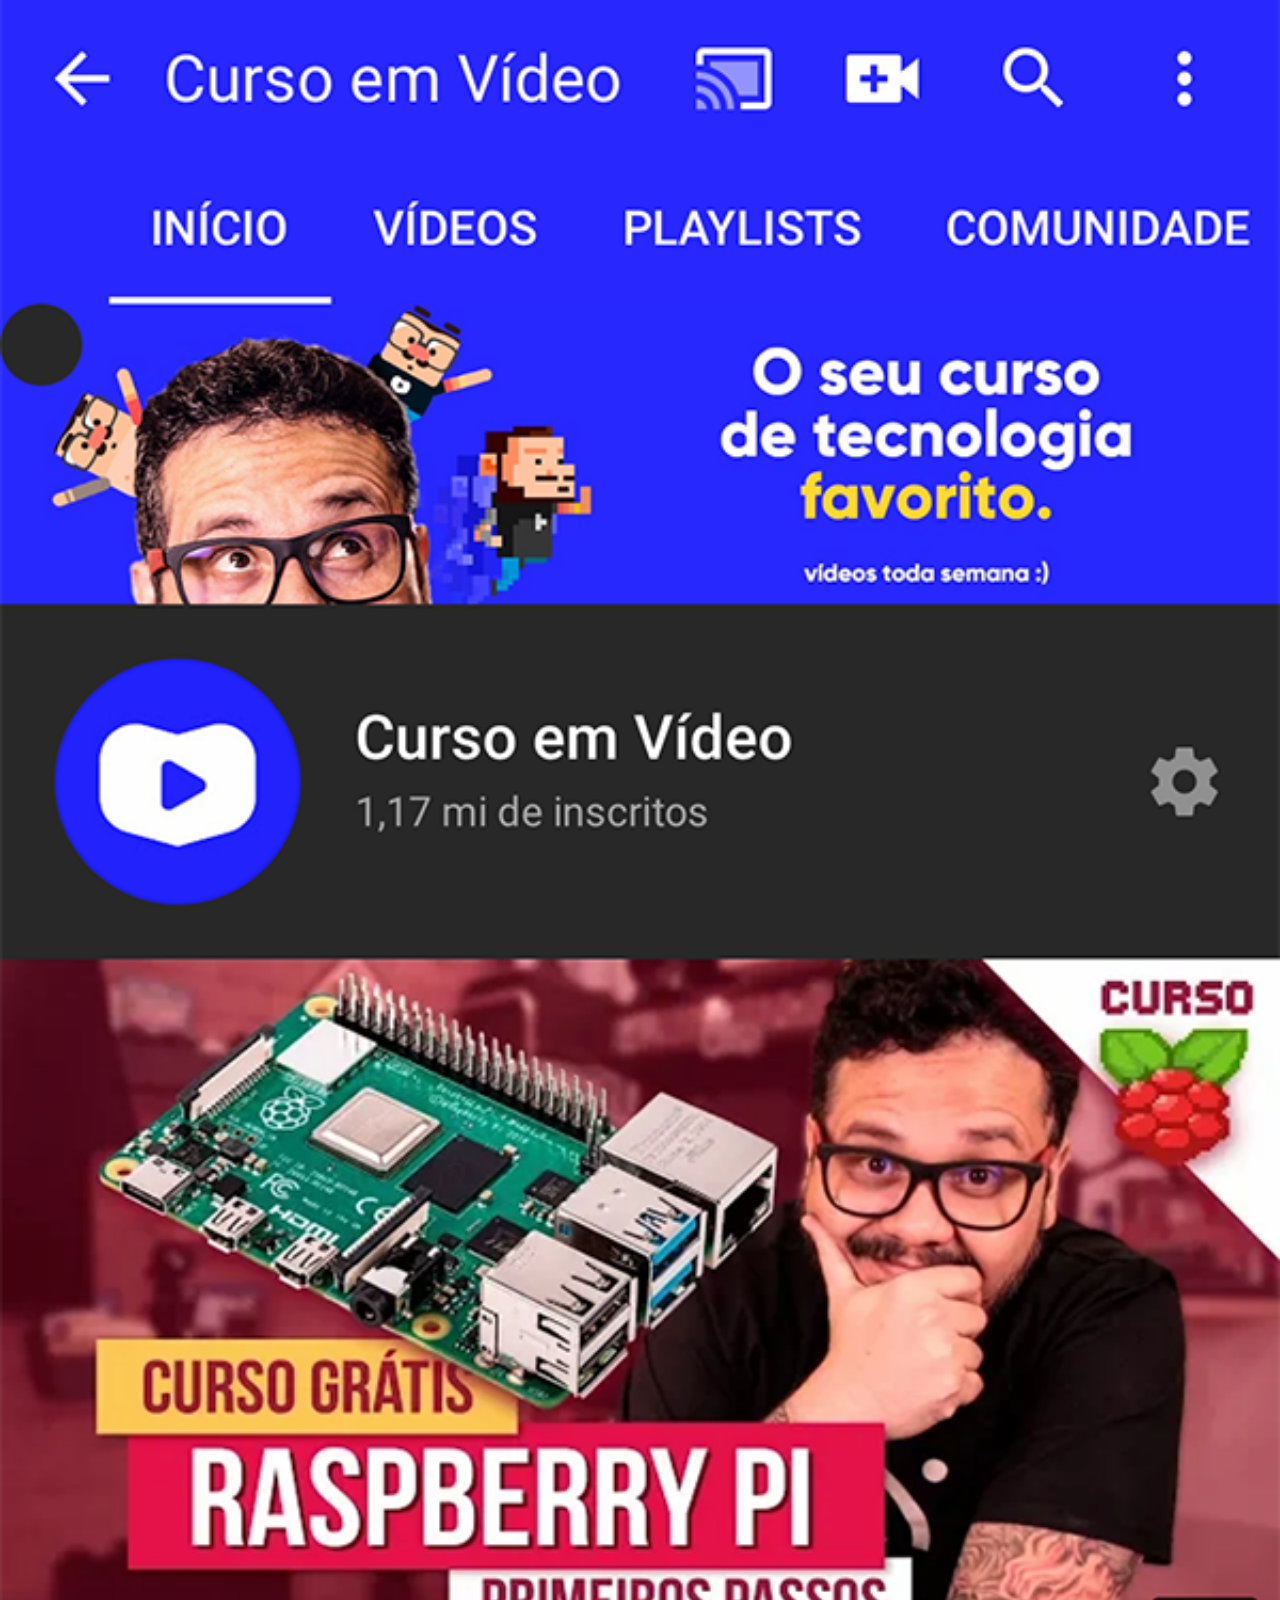
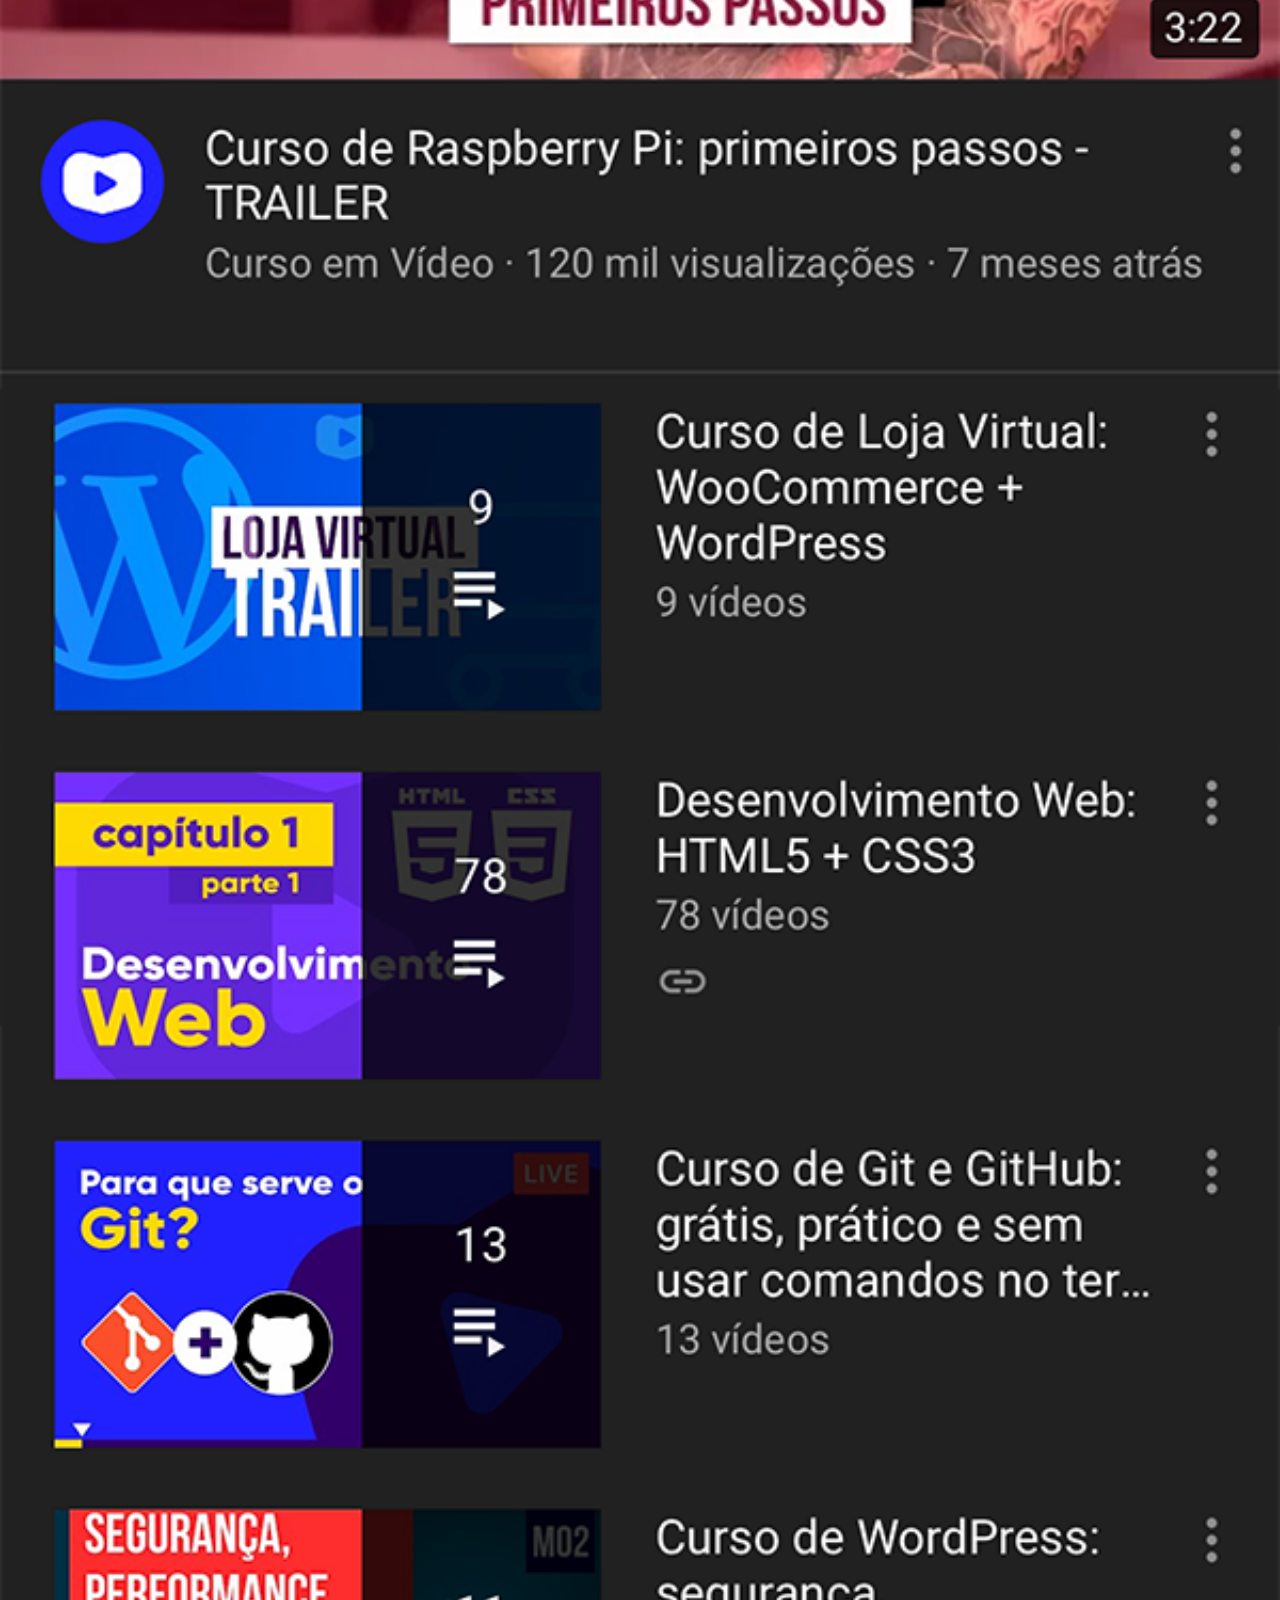
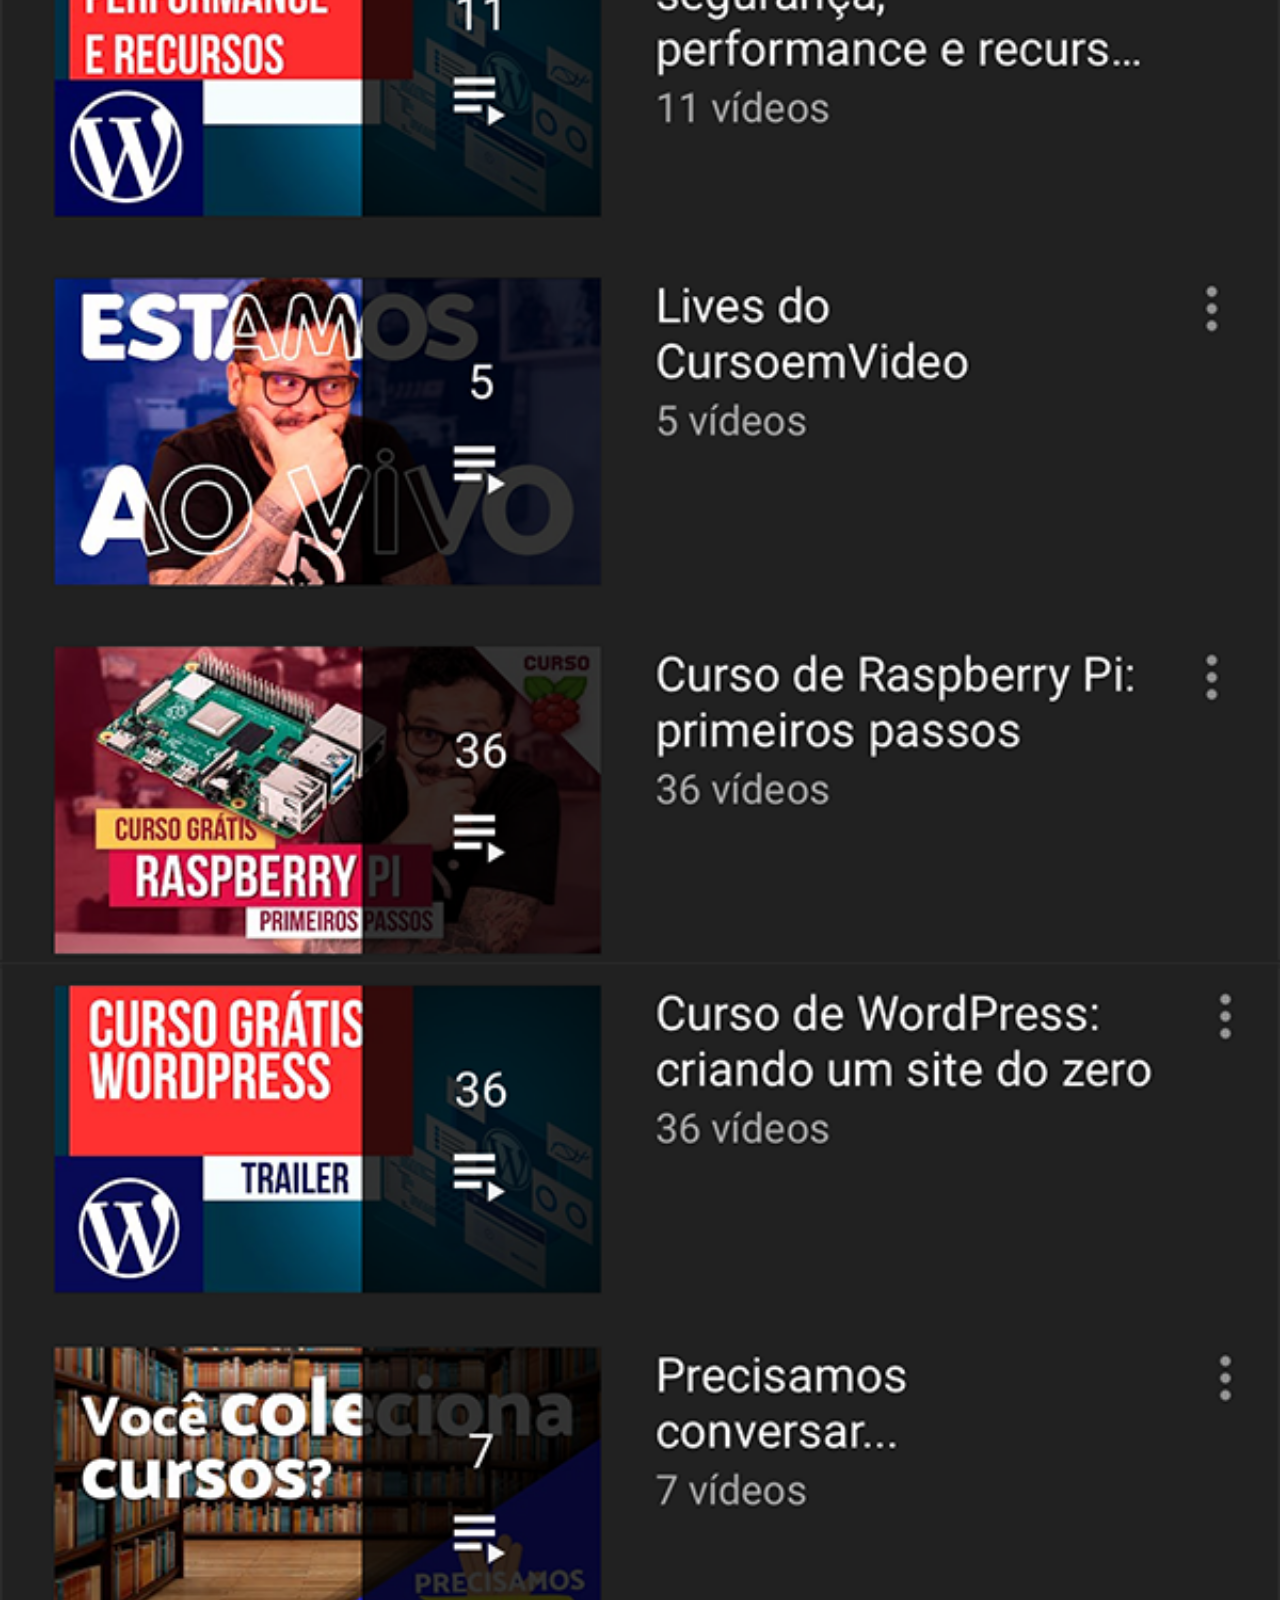
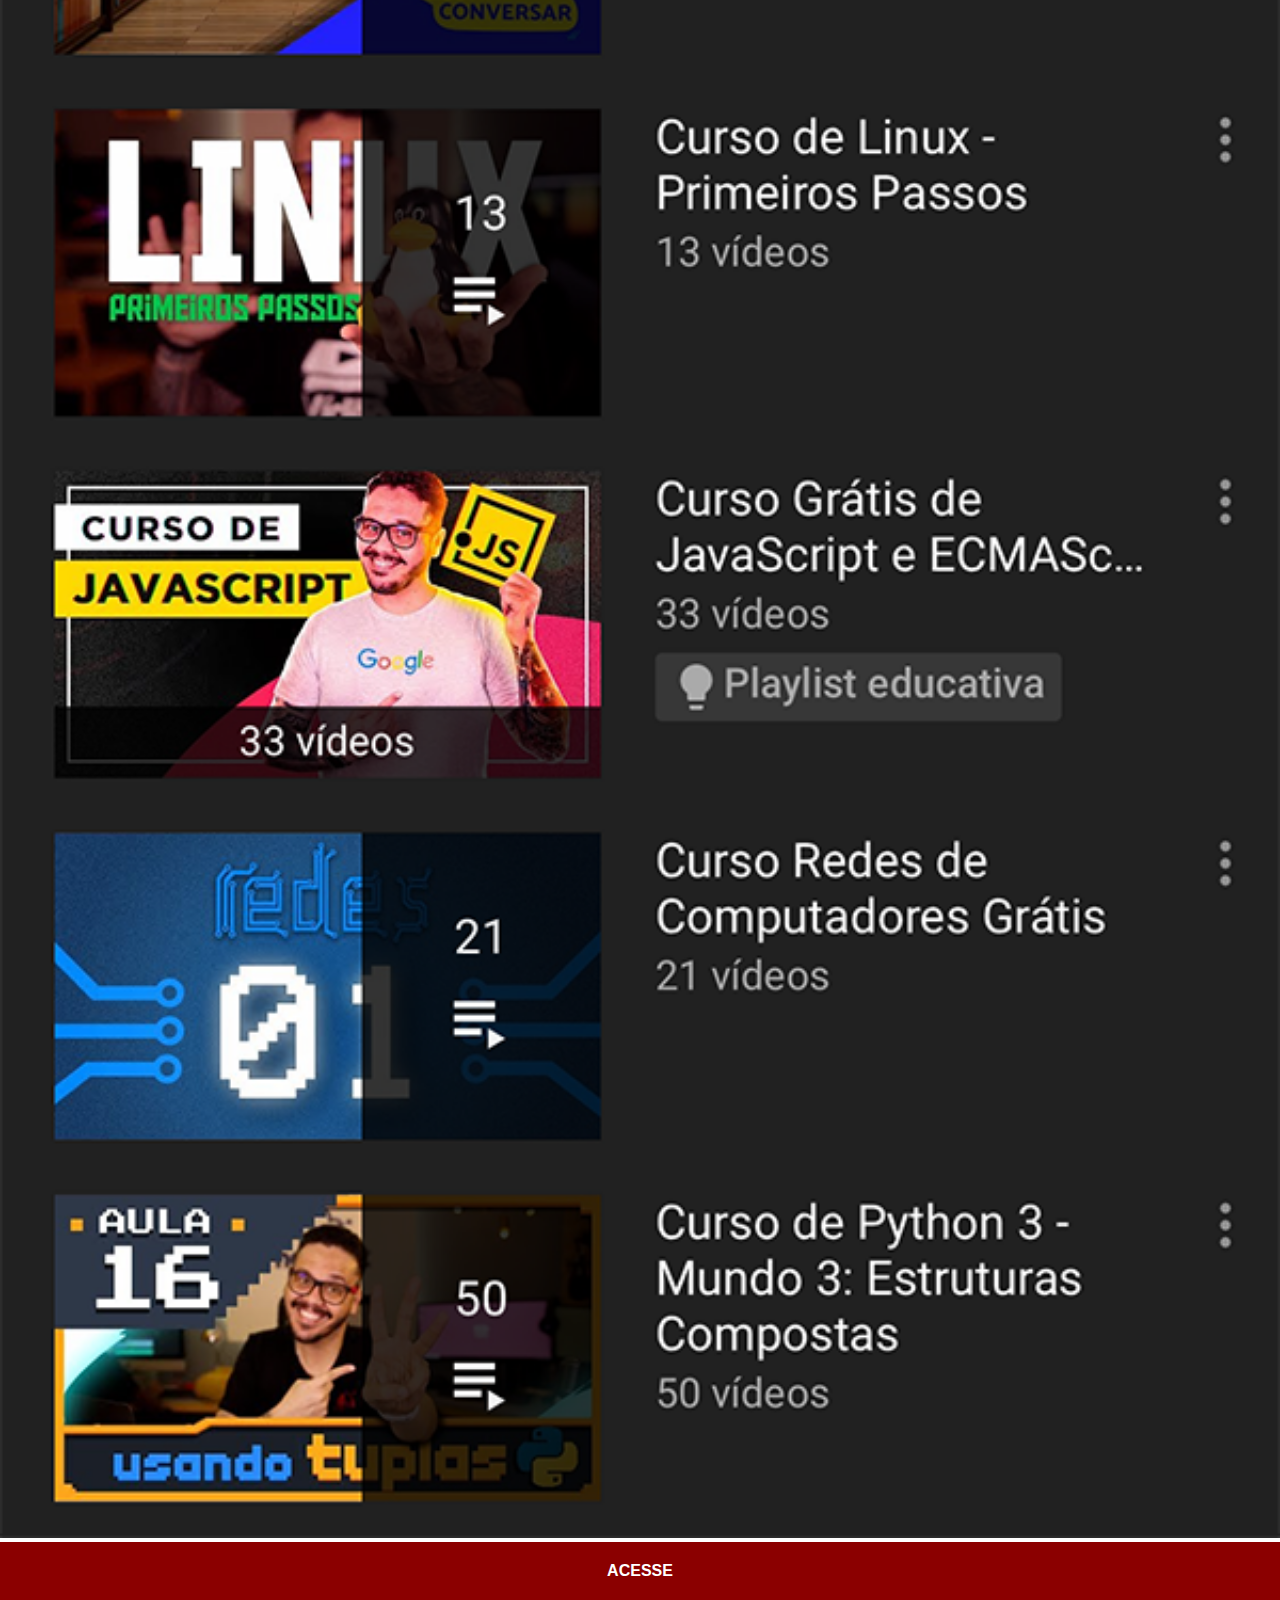
<file: youtube.html>
<!DOCTYPE html>
<html lang="en">
<head>
    <meta charset="UTF-8">
    <meta name="viewport" content="width=device-width, initial-scale=1.0">
    <title>Youtube</title>
    <link rel="stylesheet" href="estilo/social.css".css">
</head>
<body>
    <img src="imagens/tela-youtube.png" alt="Youtube">
    <a href="https://www.youtube.com/@cursoemvideo/playlists" target="_blank">ACESSE</a>
</body>
</html>
</file>
<file: estilo/style.css>
@charset "UTF-8";

* {
    margin: 0px;
    padding: 0px;
    font-family: Arial, Helvetica, sans-serif;
}

html, body {
    height: 100vh;
    width: 100vw;
    background-color: black;
}

body {
    background: url(../imagens/fundo-madeira.jpg) no-repeat top center;
    background-size: cover;
    background-attachment: fixed;
}

main {
    position: relative;
    height: 100vh;
}

section#telefone {
    position: absolute;
    top: 50%;
    left: 50%;
    transform: translate(-50%, -50%);

    height: 627px;
    width: 311px;
    background: url('../imagens/frame-iphone.png') no-repeat;
}

iframe#tela {
    position: relative;
    top: 80px;
    left: 21px;
    width: 269px;
    height: 471px;
}
section#redes-sociais {
    text-align: right;
}

section#redes-sociais img{
    width: 60px;
    margin: 10px;
    border-radius: 50%;
    box-shadow: 2px 2px 5px rgba(0, 0, 0, 0.411);
    box-sizing: border-box;
}

section#redes-sociais img:hover {
    border: 2px solid rgba(255, 255, 255, 0.596);
    transform: translate(-4px,-4px);
    box-shadow: 5px 5px rgba(0, 0, 0, 0.589);
    transition: transform 0.3s, border 1s;
}
</file>
<file: estilo/social.css>
@charset "UTF-8";
        * {
            margin: 0px;
            padding: 0px;
            font-family: Arial, Helvetica, sans-serif;
        }

        ::-webkit-scrollbar {
            width: 0px;
            height: 0px;
        }
        img {
            width: 100vw;
        }
        a {
            display: block;
            background-color: darkred;
            color: white;
            padding: 20px;
            text-align: center;
            font-weight: bolder;
            text-decoration: none;
        }

        a:hover {
            background-color: red;
        }
</file>
